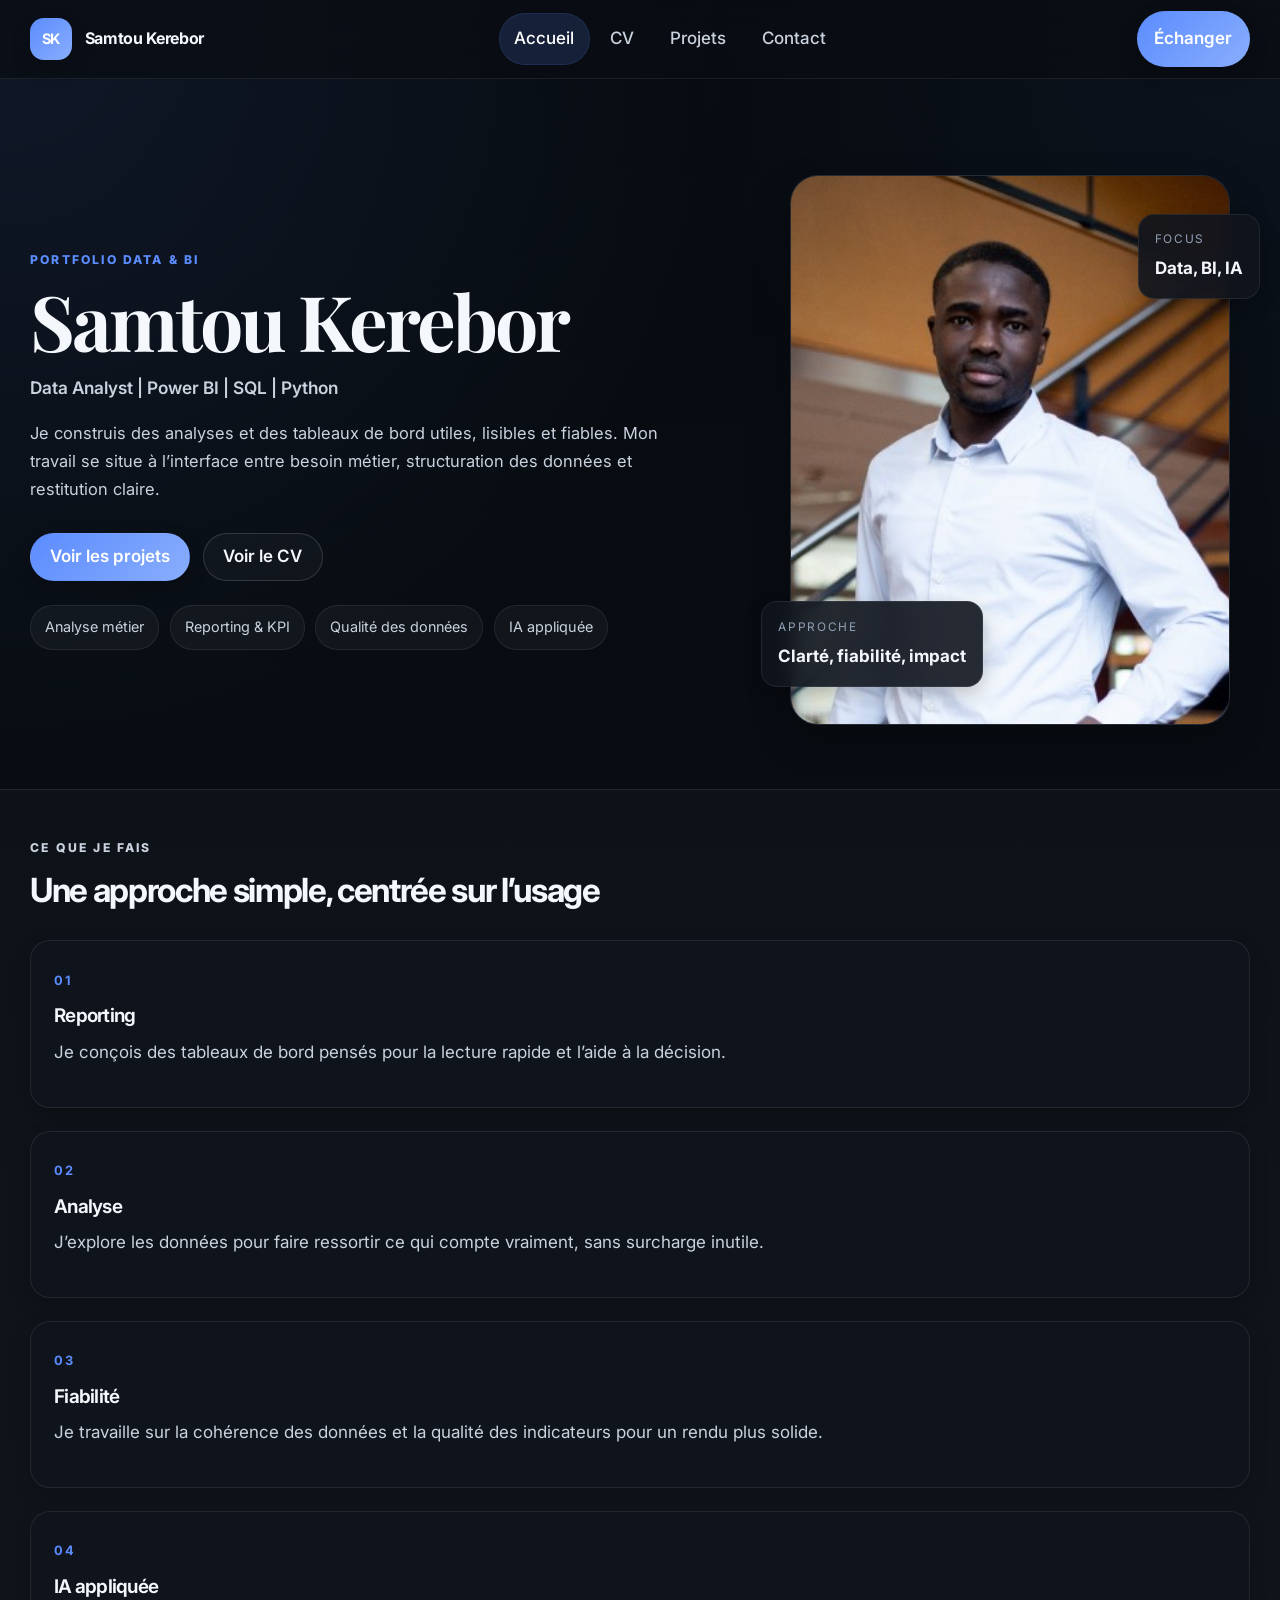
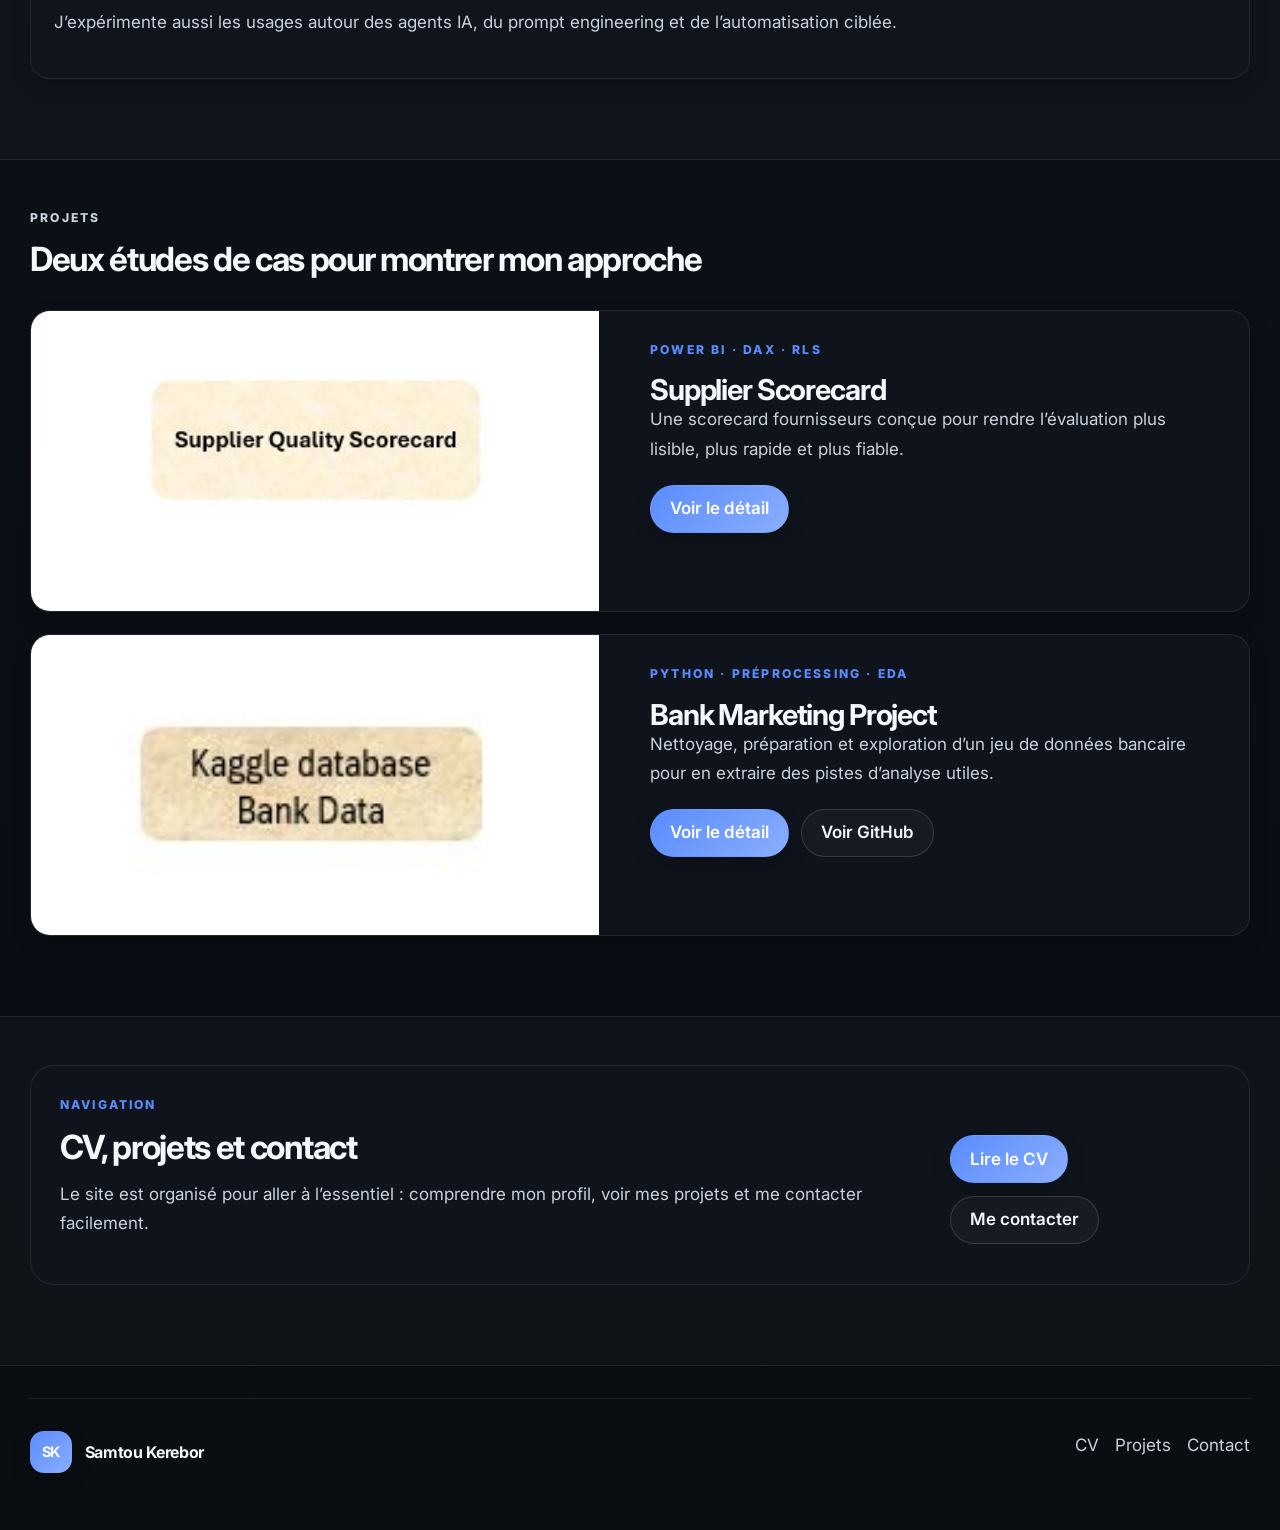
<file: index.html>
<!DOCTYPE html>
<html lang="fr">
<head>
  <meta charset="UTF-8" />
  <meta name="viewport" content="width=device-width, initial-scale=1.0" />
  <title>Samtou Kerebor | Portfolio Data, AI & BI</title>
  <meta name="description" content="Portfolio de Samtou Kerebor, Data Analyst orienté business, spécialisé en Power BI, SQL, Python, qualité des données et pilotage de la performance." />
  <link rel="preconnect" href="https://fonts.googleapis.com" />
  <link rel="preconnect" href="https://fonts.gstatic.com" crossorigin />
  <link href="https://fonts.googleapis.com/css2?family=Inter:wght@400;500;600;700;800&family=Playfair+Display:wght@600;700&display=swap" rel="stylesheet" />
  <link rel="stylesheet" href="styles.css" />
</head>
<body>
  <div class="site-shell">
    <header class="site-header">
      <div class="container nav-wrapper">
        <a class="brand" href="index.html">
          <span class="brand-mark">SK</span>
          <span class="brand-text">Samtou Kerebor</span>
        </a>

        <nav class="site-nav" aria-label="Navigation principale">
          <a class="nav-link active" href="index.html">Accueil</a>
          <a class="nav-link" href="about.html">CV</a>
          <a class="nav-link" href="projects.html">Projets</a>
          <a class="nav-link" href="contact.html">Contact</a>
        </nav>

        <a class="nav-cta" href="contact.html">Échanger</a>
      </div>
    </header>

    <main>
      <section class="hero">
        <div class="container hero-grid">
          <div class="hero-copy">
            <p class="eyebrow">Portfolio Data & BI</p>
            <h1>Samtou Kerebor</h1>
            <p class="hero-subtitle">Data Analyst | Power BI | SQL | Python</p>
            <p class="hero-intro">
              Je construis des analyses et des tableaux de bord utiles, lisibles et fiables.
              Mon travail se situe à l’interface entre besoin métier, structuration des données et restitution claire.
            </p>

            <div class="hero-actions">
              <a class="btn btn-primary" href="projects.html">Voir les projets</a>
              <a class="btn btn-secondary" href="about.html">Voir le CV</a>
            </div>

            <div class="hero-meta">
              <div class="meta-chip">Analyse métier</div>
              <div class="meta-chip">Reporting & KPI</div>
              <div class="meta-chip">Qualité des données</div>
              <div class="meta-chip">IA appliquée</div>
            </div>
          </div>

          <div class="hero-visual">
            <div class="photo-frame">
              <img src="assets/img/photo.jpg" alt="Portrait de Samtou Kerebor" />
            </div>
            <div class="floating-card floating-card-top">
              <span class="floating-label">Focus</span>
              <strong>Data, BI, IA</strong>
            </div>
            <div class="floating-card floating-card-bottom">
              <span class="floating-label">Approche</span>
              <strong>Clarté, fiabilité, impact</strong>
            </div>
          </div>
        </div>
      </section>

      <section class="section section-alt">
        <div class="container">
          <div class="section-heading">
            <p class="section-kicker">Ce que je fais</p>
            <h2>Une approche simple, centrée sur l’usage</h2>
          </div>

          <div class="capabilities-grid">
            <article class="capability-card">
              <span class="capability-index">01</span>
              <h3>Reporting</h3>
              <p>Je conçois des tableaux de bord pensés pour la lecture rapide et l’aide à la décision.</p>
            </article>

            <article class="capability-card">
              <span class="capability-index">02</span>
              <h3>Analyse</h3>
              <p>J’explore les données pour faire ressortir ce qui compte vraiment, sans surcharge inutile.</p>
            </article>

            <article class="capability-card">
              <span class="capability-index">03</span>
              <h3>Fiabilité</h3>
              <p>Je travaille sur la cohérence des données et la qualité des indicateurs pour un rendu plus solide.</p>
            </article>

            <article class="capability-card">
              <span class="capability-index">04</span>
              <h3>IA appliquée</h3>
              <p>J’expérimente aussi les usages autour des agents IA, du prompt engineering et de l’automatisation ciblée.</p>
            </article>
          </div>
        </div>
      </section>

      <section class="section">
        <div class="container">
          <div class="section-heading">
            <p class="section-kicker">Projets</p>
            <h2>Deux études de cas pour montrer mon approche</h2>
          </div>

          <article class="project-card">
            <div class="project-visual">
              <img src="assets/img/scorecard-images-cover.jpg" alt="Aperçu du projet Supplier Scorecard dans Power BI" />
            </div>

            <div class="project-content">
              <p class="project-overline">Power BI · DAX · RLS</p>
              <div class="project-header">
                <h2>Supplier Scorecard</h2>
              </div>
              <p class="project-summary">
                Une scorecard fournisseurs conçue pour rendre l’évaluation plus lisible, plus rapide et plus fiable.
              </p>
              <div class="project-links">
                <a class="btn btn-primary" href="projects/scorecard-supplier.html">Voir le détail</a>
              </div>
            </div>
          </article>

          <article class="project-card" style="margin-top: 1.4rem;">
            <div class="project-visual">
              <img src="assets/img/bank-marketing-cover.jpg" alt="Aperçu du projet Bank Marketing" />
            </div>

            <div class="project-content">
              <p class="project-overline">Python · Préprocessing · EDA</p>
              <div class="project-header">
                <h2>Bank Marketing Project</h2>
              </div>
              <p class="project-summary">
                Nettoyage, préparation et exploration d’un jeu de données bancaire pour en extraire des pistes d’analyse utiles.
              </p>
              <div class="project-links">
                <a class="btn btn-primary" href="projects/bank-marketing-project.html">Voir le détail</a>
                <a class="btn btn-secondary" href="https://github.com/samtoukerebor/Bank-Marketing-Project" target="_blank" rel="noopener noreferrer">Voir GitHub</a>
              </div>
            </div>
          </article>
        </div>
      </section>

      <section class="section section-alt">
        <div class="container preview-panel">
          <div class="preview-copy">
            <p class="section-kicker">Navigation</p>
            <h2>CV, projets et contact</h2>
            <p>
              Le site est organisé pour aller à l’essentiel : comprendre mon profil, voir mes projets et me contacter facilement.
            </p>
          </div>
          <div class="preview-actions">
            <a class="btn btn-primary" href="about.html">Lire le CV</a>
            <a class="btn btn-secondary" href="contact.html">Me contacter</a>
          </div>
        </div>
      </section>
    </main>

    <footer class="site-footer">
      <div class="container footer-grid">
        <div>
          <a class="brand brand-footer" href="index.html">
            <span class="brand-mark">SK</span>
            <span class="brand-text">Samtou Kerebor</span>
          </a>
        </div>
        <div class="footer-links">
          <a href="about.html">CV</a>
          <a href="projects.html">Projets</a>
          <a href="contact.html">Contact</a>
        </div>
      </div>
    </footer>
  </div>
</body>
</html>
</file>
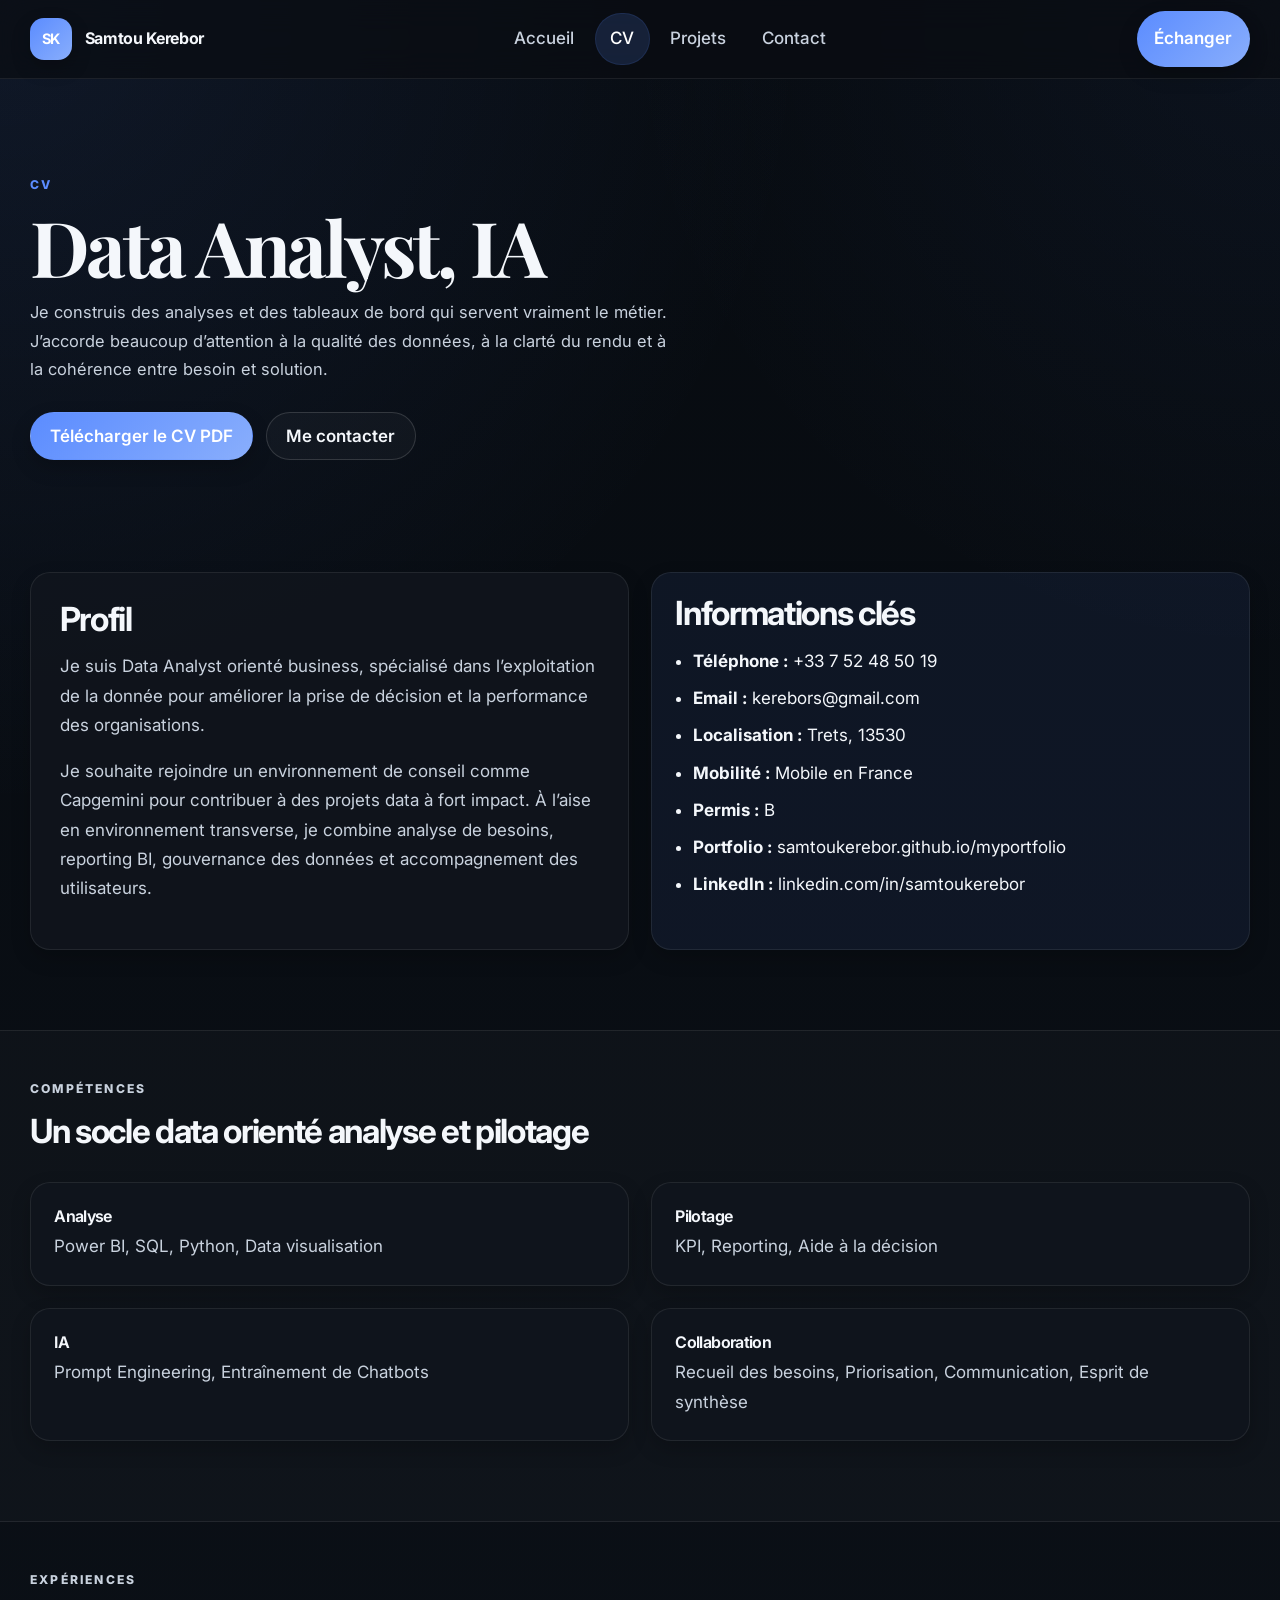
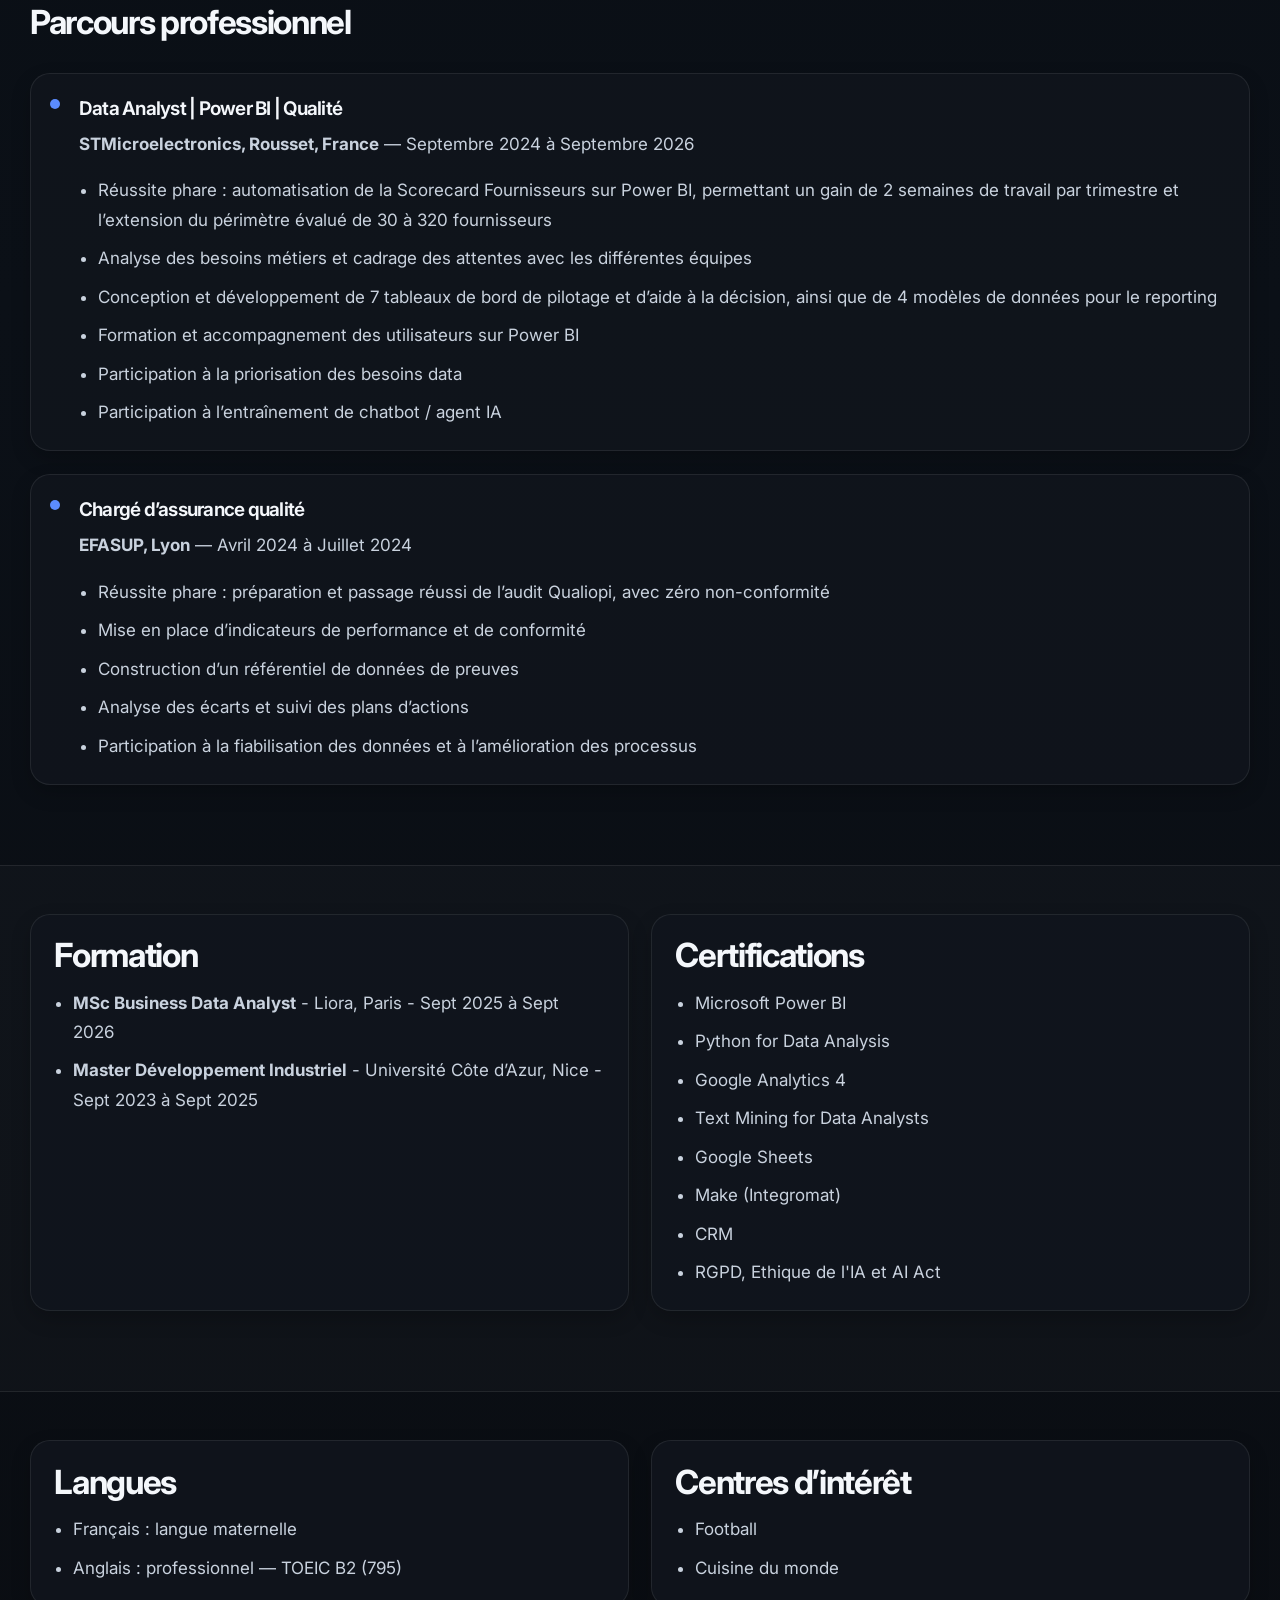
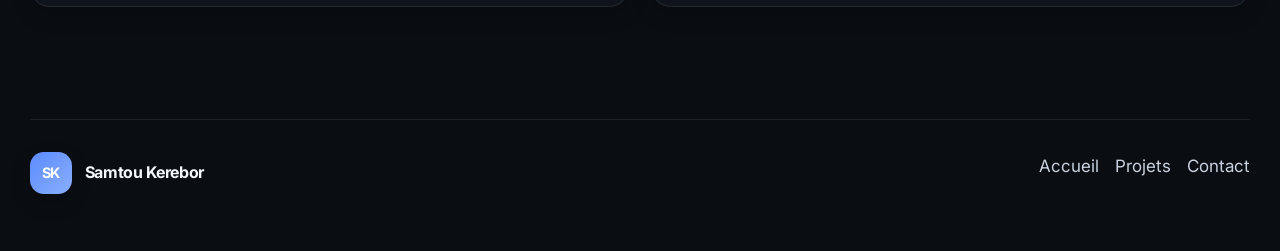
<file: about.html>
<!DOCTYPE html>
<html lang="fr">
<head>
  <meta charset="UTF-8" />
  <meta name="viewport" content="width=device-width, initial-scale=1.0" />
  <title>CV | Samtou Kerebor</title>
  <meta name="description" content="CV de Samtou Kerebor, Data Analyst spécialisé en Power BI, SQL, Python, qualité des données et pilotage de la performance." />
  <link rel="preconnect" href="https://fonts.googleapis.com" />
  <link rel="preconnect" href="https://fonts.gstatic.com" crossorigin />
  <link href="https://fonts.googleapis.com/css2?family=Inter:wght@400;500;600;700;800&family=Playfair+Display:wght@600;700&display=swap" rel="stylesheet" />
  <link rel="stylesheet" href="styles.css" />
</head>
<body>
  <div class="site-shell">
    <header class="site-header">
      <div class="container nav-wrapper">
        <a class="brand" href="index.html">
          <span class="brand-mark">SK</span>
          <span class="brand-text">Samtou Kerebor</span>
        </a>

        <nav class="site-nav" aria-label="Navigation principale">
          <a class="nav-link" href="index.html">Accueil</a>
          <a class="nav-link active" href="about.html">CV</a>
          <a class="nav-link" href="projects.html">Projets</a>
          <a class="nav-link" href="contact.html">Contact</a>
        </nav>

        <a class="nav-cta" href="contact.html">Échanger</a>
      </div>
    </header>

    <main>
      <section class="page-hero">
        <div class="container">
          <p class="section-kicker">CV</p>
          <h1>Data Analyst, IA</h1>
          <p class="page-intro narrow">
            Je construis des analyses et des tableaux de bord qui servent vraiment le métier. J’accorde beaucoup d’attention à la qualité des données, 
            à la clarté du rendu et à la cohérence entre besoin et solution.
          </p>

          <div class="hero-actions">
            <a class="btn btn-primary" href="assets/cv/Samtou_Kerebor_CV.pdf" target="_blank" rel="noopener noreferrer">Télécharger le CV PDF</a>
            <a class="btn btn-secondary" href="contact.html">Me contacter</a>
          </div>
        </div>
      </section>

      <section class="section">
        <div class="container about-grid">
          <article class="card card-large">
            <h2>Profil</h2>
            <p>
              Je suis Data Analyst orienté business, spécialisé dans l’exploitation de la donnée pour améliorer la prise de décision et la performance des organisations.
            </p>
            <p>
              Je souhaite rejoindre un environnement de conseil comme Capgemini pour contribuer à des projets data à fort impact. 
              À l’aise en environnement transverse, je combine analyse de besoins, reporting BI, gouvernance des données et accompagnement des utilisateurs. 
            </p>
          </article>

          <article class="card card-emphasis">
            <h2>Informations clés</h2>
            <ul class="clean-list">
              <li><strong>Téléphone :</strong> +33 7 52 48 50 19</li>
              <li><strong>Email :</strong> kerebors@gmail.com</li>
              <li><strong>Localisation :</strong> Trets, 13530</li>
              <li><strong>Mobilité :</strong> Mobile en France</li>
              <li><strong>Permis :</strong> B</li>
              <li><strong>Portfolio :</strong> <a href="https://samtoukerebor.github.io/myportfolio/" target="_blank" rel="noopener noreferrer">samtoukerebor.github.io/myportfolio</a></li>
              <li><strong>LinkedIn :</strong> <a href="https://www.linkedin.com/in/samtoukerebor/" target="_blank" rel="noopener noreferrer">linkedin.com/in/samtoukerebor</a></li>
            </ul>
          </article>
        </div>
      </section>

      <section class="section section-alt">
        <div class="container">
          <div class="section-heading">
            <p class="section-kicker">Compétences</p>
            <h2>Un socle data orienté analyse et pilotage</h2>
          </div>

          <div class="skills-grid">
            <article class="skill-group">
              <h3>Analyse</h3>
              <p>Power BI, SQL, Python, Data visualisation</p>
            </article>

            <article class="skill-group">
              <h3>Pilotage</h3>
              <p>KPI, Reporting, Aide à la décision</p>
            </article>

            <article class="skill-group">
              <h3>IA</h3>
              <p>Prompt Engineering, Entraînement de Chatbots</p>
            </article>

            <article class="skill-group">
              <h3>Collaboration</h3>
              <p>Recueil des besoins, Priorisation, Communication, Esprit de synthèse</p>
            </article>
          </div>
        </div>
      </section>

      <section class="section">
        <div class="container">
          <div class="section-heading">
            <p class="section-kicker">Expériences</p>
            <h2>Parcours professionnel</h2>
          </div>

          <div class="timeline-grid">
            <article class="timeline-card">
              <span class="timeline-marker"></span>
              <h3>Data Analyst | Power BI | Qualité</h3>
              <p><strong>STMicroelectronics, Rousset, France</strong> — Septembre 2024 à Septembre 2026</p>
              <ul class="project-list">
                <li>Réussite phare : automatisation de la Scorecard Fournisseurs sur Power BI, permettant un gain de 2 semaines de travail par trimestre 
                  et l’extension du périmètre évalué de 30 à 320 fournisseurs</li>
                <li>Analyse des besoins métiers et cadrage des attentes avec les différentes équipes</li>
                <li>Conception et développement de 7 tableaux de bord de pilotage et d’aide à la décision, ainsi que de 4 modèles de données pour le reporting</li>
                <li>Formation et accompagnement des utilisateurs sur Power BI</li>
                <li>Participation à la priorisation des besoins data</li>
                <li>Participation à l’entraînement de chatbot / agent IA</li>
              </ul>
            </article>

            <article class="timeline-card">
              <span class="timeline-marker"></span>
              <h3>Chargé d’assurance qualité</h3>
              <p><strong>EFASUP, Lyon</strong> — Avril 2024 à Juillet 2024</p>
              <ul class="project-list">
                <li>Réussite phare : préparation et passage réussi de l’audit Qualiopi, avec zéro non-conformité</li>
                <li>Mise en place d’indicateurs de performance et de conformité</li>
                <li>Construction d’un référentiel de données de preuves</li>
                <li>Analyse des écarts et suivi des plans d’actions</li>
                <li>Participation à la fiabilisation des données et à l’amélioration des processus</li>
              </ul>
            </article>
          </div>
        </div>
      </section>

      <section class="section section-alt">
        <div class="container two-column-section">
          <article class="card">
            <h2>Formation</h2>
            <ul class="project-list">
              <li><strong>MSc Business Data Analyst</strong> - Liora, Paris - Sept 2025 à Sept 2026</li>
              <li><strong>Master Développement Industriel</strong> - Université Côte d’Azur, Nice - Sept 2023 à Sept 2025</li>
            </ul>
          </article>

          <article class="card">
            <h2>Certifications</h2>
            <ul class="project-list">
              <li>Microsoft Power BI</li>
              <li>Python for Data Analysis</li>
              <li>Google Analytics 4</li>
              <li>Text Mining for Data Analysts</li>
              <li>Google Sheets </li>
              <li>Make (Integromat)</li>
              <li>CRM</li>
              <li>RGPD, Ethique de l'IA et AI Act</li>
            </ul>
          </article>
        </div>
      </section>

      <section class="section">
        <div class="container two-column-section">
          <article class="card">
            <h2>Langues</h2>
            <ul class="project-list">
              <li>Français : langue maternelle</li>
              <li>Anglais : professionnel — TOEIC B2 (795)</li>
            </ul>
          </article>

          <article class="card">
            <h2>Centres d’intérêt</h2>
            <ul class="project-list">
              <li>Football</li>
              <li>Cuisine du monde</li>
            </ul>
          </article>
        </div>
      </section>
    </main>

    <footer class="site-footer">
      <div class="container footer-grid">
        <div>
          <a class="brand brand-footer" href="index.html">
            <span class="brand-mark">SK</span>
            <span class="brand-text">Samtou Kerebor</span>
          </a>
        </div>

        <div class="footer-links">
          <a href="index.html">Accueil</a>
          <a href="projects.html">Projets</a>
          <a href="contact.html">Contact</a>
        </div>
      </div>
    </footer>
  </div>
</body>
</html>
</file>
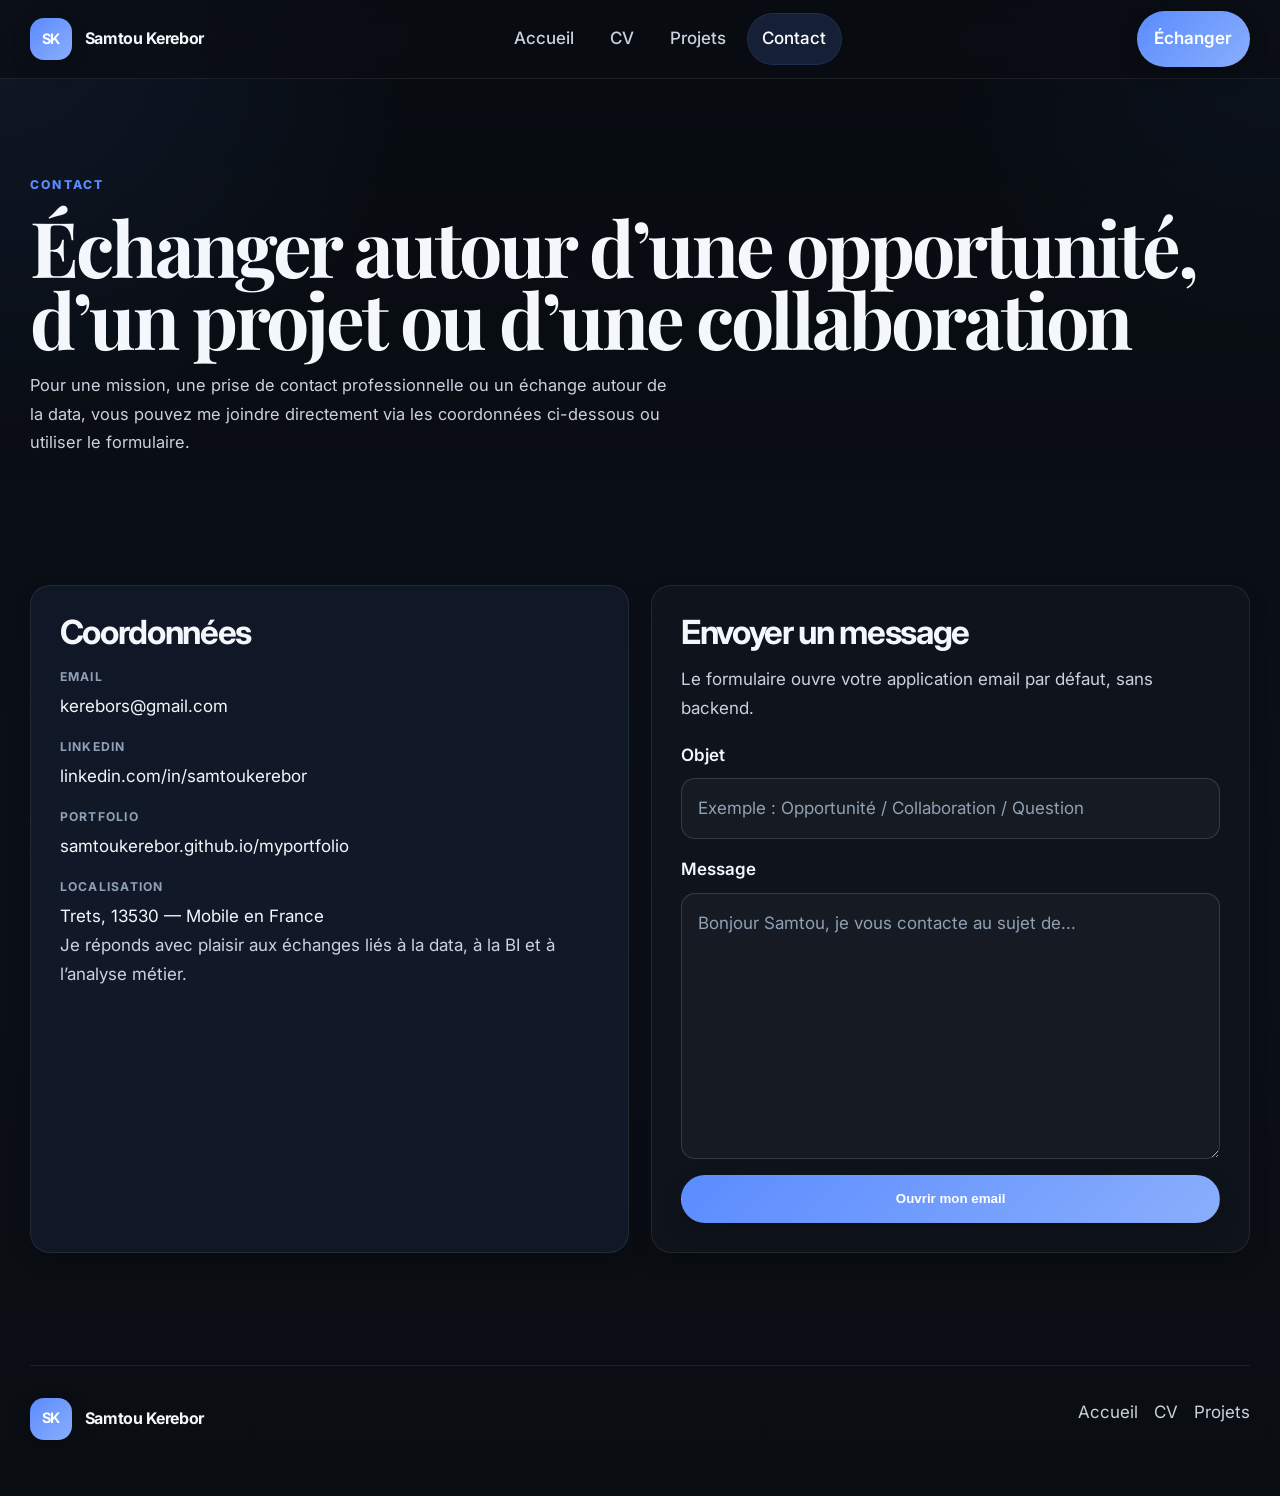
<file: contact.html>
<!DOCTYPE html>
<html lang="fr">
<head>
  <meta charset="UTF-8" />
  <meta name="viewport" content="width=device-width, initial-scale=1.0" />
  <title>Contact | Samtou Kerebor</title>
  <meta name="description" content="Contacter Samtou Kerebor pour une opportunité, une mission, une collaboration ou un échange autour de la data et de la BI." />
  <link rel="preconnect" href="https://fonts.googleapis.com" />
  <link rel="preconnect" href="https://fonts.gstatic.com" crossorigin />
  <link href="https://fonts.googleapis.com/css2?family=Inter:wght@400;500;600;700&family=Playfair+Display:wght@600;700&display=swap" rel="stylesheet" />
  <link rel="stylesheet" href="styles.css" />
</head>
<body>
  <div class="site-shell">
    <header class="site-header">
      <div class="container nav-wrapper">
        <a class="brand" href="index.html">
          <span class="brand-mark">SK</span>
          <span class="brand-text">Samtou Kerebor</span>
        </a>

        <nav class="site-nav" aria-label="Navigation principale">
          <a class="nav-link" href="index.html">Accueil</a>
          <a class="nav-link" href="about.html">CV</a>
          <a class="nav-link" href="projects.html">Projets</a>
          <a class="nav-link active" href="contact.html">Contact</a>
        </nav>

        <a class="nav-cta" href="contact.html">Échanger</a>
      </div>
    </header>

    <main>
      <section class="page-hero">
        <div class="container">
          <p class="section-kicker">Contact</p>
          <h1>Échanger autour d’une opportunité, d’un projet ou d’une collaboration</h1>
          <p class="page-intro narrow">
            Pour une mission, une prise de contact professionnelle ou un échange autour de la data,
            vous pouvez me joindre directement via les coordonnées ci-dessous ou utiliser le formulaire.
          </p>
        </div>
      </section>

      <section class="section">
        <div class="container contact-grid">
          <article class="card card-large card-emphasis">
            <h2>Coordonnées</h2>
            <div class="contact-list">
              <div class="contact-item">
                <span class="contact-label">Email</span>
                <a href="mailto:kerebors@gmail.com">kerebors@gmail.com</a>
              </div>

              <div class="contact-item">
                <span class="contact-label">LinkedIn</span>
                <a href="https://www.linkedin.com/in/samtoukerebor/" target="_blank" rel="noopener noreferrer">
                  linkedin.com/in/samtoukerebor
                </a>
              </div>

              <div class="contact-item">
                <span class="contact-label">Portfolio</span>
                <a href="https://samtoukerebor.github.io/myportfolio/" target="_blank" rel="noopener noreferrer">
                  samtoukerebor.github.io/myportfolio
                </a>
              </div>

              <div class="contact-item">
                <span class="contact-label">Localisation</span>
                <span>Trets, 13530 — Mobile en France</span>
              </div>
            </div>

            <p class="contact-note">
              Je réponds avec plaisir aux échanges liés à la data, à la BI et à l’analyse métier.
            </p>
          </article>

          <article class="card contact-form-card">
            <h2>Envoyer un message</h2>
            <p class="form-intro">
              Le formulaire ouvre votre application email par défaut, sans backend.
            </p>

            <form id="contactForm" class="contact-form">
              <div class="form-group">
                <label for="subject">Objet</label>
                <input id="subject" name="subject" type="text" placeholder="Exemple : Opportunité / Collaboration / Question" required />
              </div>

              <div class="form-group">
                <label for="message">Message</label>
                <textarea id="message" name="message" rows="8" placeholder="Bonjour Samtou, je vous contacte au sujet de..." required></textarea>
              </div>

              <button class="btn btn-primary" type="submit">Ouvrir mon email</button>
            </form>
          </article>
        </div>
      </section>
    </main>

    <footer class="site-footer">
      <div class="container footer-grid">
        <div>
          <a class="brand brand-footer" href="index.html">
            <span class="brand-mark">SK</span>
            <span class="brand-text">Samtou Kerebor</span>
          </a>

        </div>

        <div class="footer-links">
          <a href="index.html">Accueil</a>
          <a href="about.html">CV</a>
          <a href="projects.html">Projets</a>
        </div>
      </div>
    </footer>
  </div>

  <script src="script.js"></script>
</body>
</html>
</file>
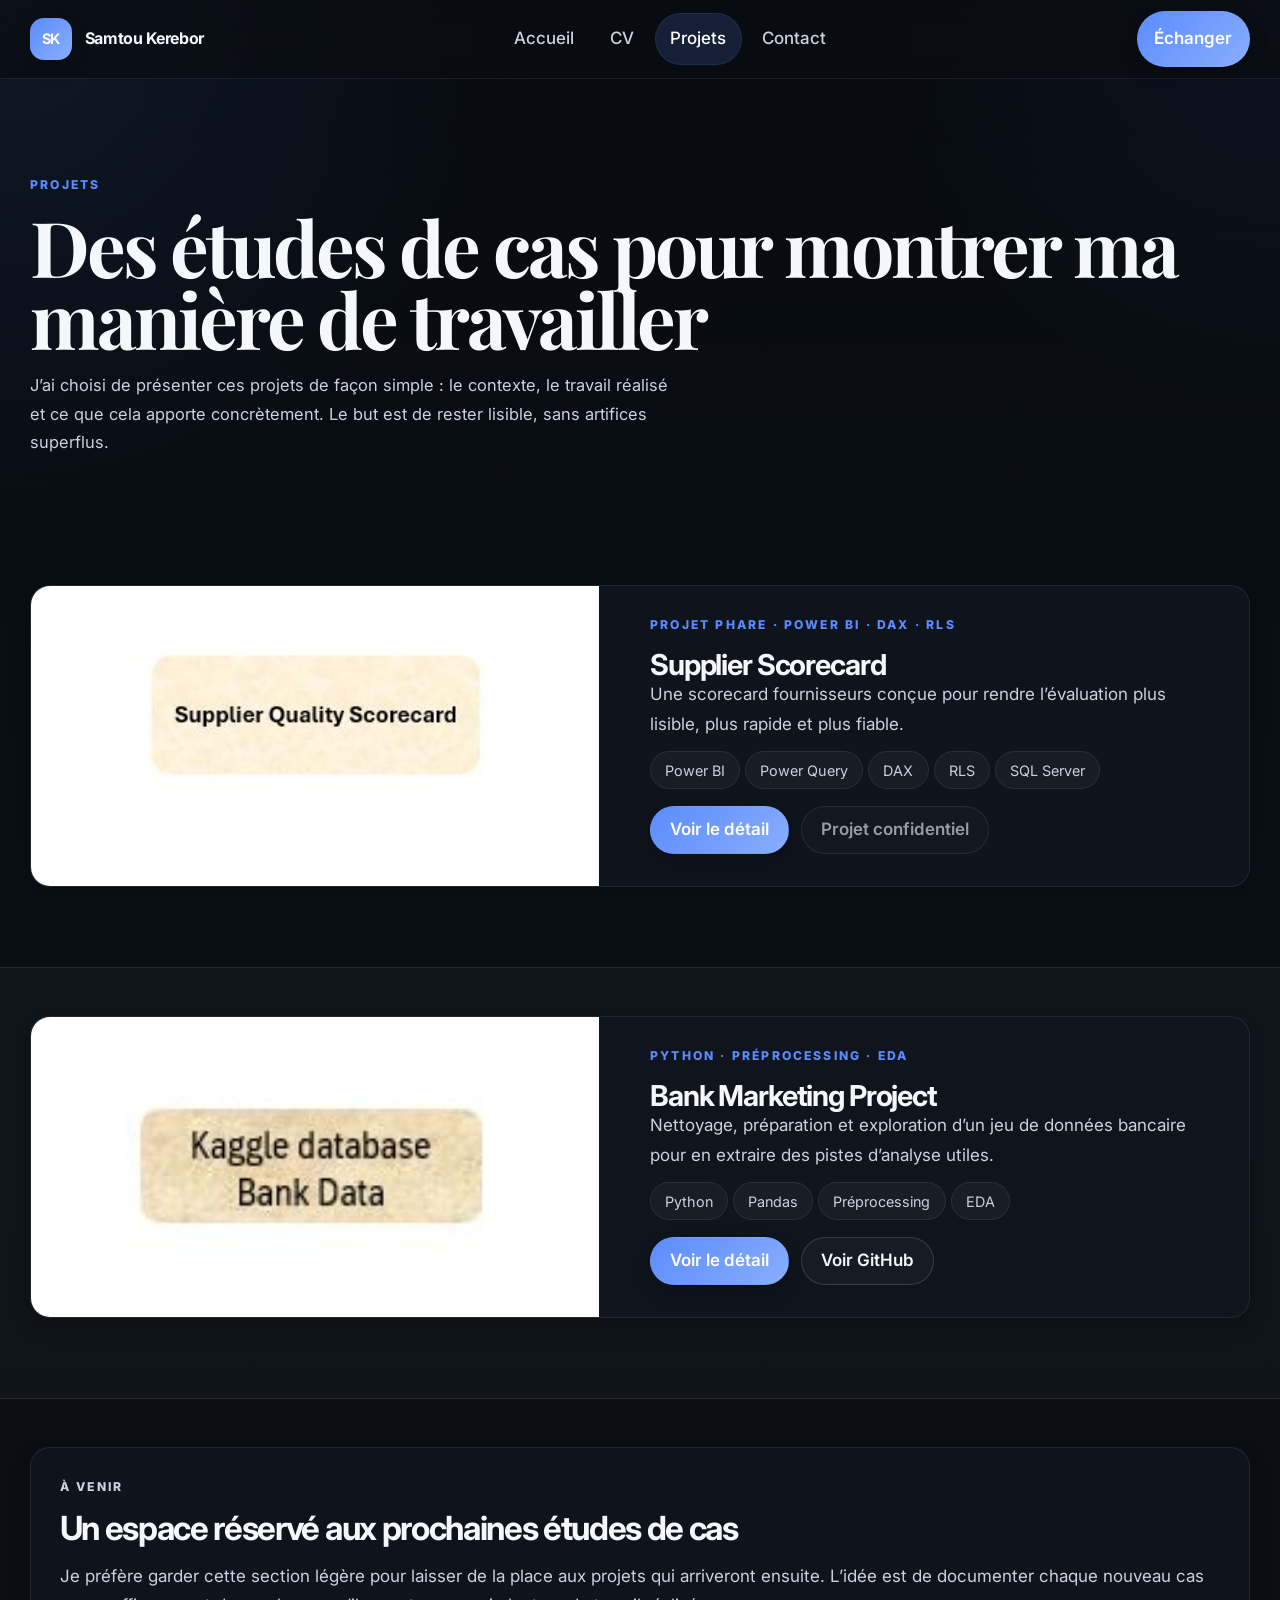
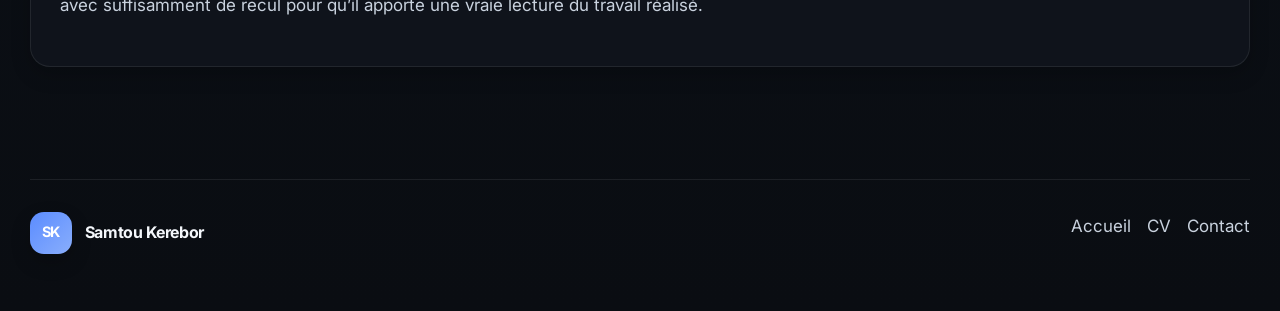
<file: projects.html>
<!DOCTYPE html>
<html lang="fr">
<head>
  <meta charset="UTF-8" />
  <meta name="viewport" content="width=device-width, initial-scale=1.0" />
  <title>Projets | Samtou Kerebor</title>
  <meta name="description" content="Projets de Samtou Kerebor : cas pratiques en Power BI, Python, SQL, fiabilisation des données et analyse métier." />
  <link rel="preconnect" href="https://fonts.googleapis.com" />
  <link rel="preconnect" href="https://fonts.gstatic.com" crossorigin />
  <link href="https://fonts.googleapis.com/css2?family=Inter:wght@400;500;600;700;800&family=Playfair+Display:wght@600;700&display=swap" rel="stylesheet" />
  <link rel="stylesheet" href="styles.css" />
</head>
<body>
  <div class="site-shell">
    <header class="site-header">
      <div class="container nav-wrapper">
        <a class="brand" href="index.html">
          <span class="brand-mark">SK</span>
          <span class="brand-text">Samtou Kerebor</span>
        </a>

        <nav class="site-nav" aria-label="Navigation principale">
          <a class="nav-link" href="index.html">Accueil</a>
          <a class="nav-link" href="about.html">CV</a>
          <a class="nav-link active" href="projects.html">Projets</a>
          <a class="nav-link" href="contact.html">Contact</a>
        </nav>

        <a class="nav-cta" href="contact.html">Échanger</a>
      </div>
    </header>

    <main>
      <section class="page-hero">
        <div class="container">
          <p class="section-kicker">Projets</p>
          <h1>Des études de cas pour montrer ma manière de travailler</h1>
          <p class="page-intro narrow">
            J’ai choisi de présenter ces projets de façon simple : le contexte, le travail réalisé
            et ce que cela apporte concrètement. Le but est de rester lisible, sans artifices superflus.
          </p>
        </div>
      </section>

      <section class="section">
        <div class="container">
          <article class="project-card">
            <div class="project-visual">
              <img src="assets/img/scorecard-images-cover.jpg" alt="Aperçu du projet Supplier Scorecard dans Power BI" />
            </div>

            <div class="project-content">
              <p class="project-overline">Projet phare · Power BI · DAX · RLS</p>
              <div class="project-header">
                <h2>Supplier Scorecard</h2>
              </div>

              <p class="project-summary">
                Une scorecard fournisseurs conçue pour rendre l’évaluation plus lisible, plus rapide et plus fiable.
              </p>

              <div class="tag-group">
                <span class="tag">Power BI</span>
                <span class="tag">Power Query</span>
                <span class="tag">DAX</span>
                <span class="tag">RLS</span>
                <span class="tag">SQL Server</span>
              </div>

              <div class="project-links">
                <a class="btn btn-primary" href="projects/scorecard-supplier.html">Voir le détail</a>
                <span class="btn btn-secondary btn-disabled">Projet confidentiel</span>
              </div>
            </div>
          </article>
        </div>
      </section>

      <section class="section section-alt">
        <div class="container">
          <article class="project-card">
            <div class="project-visual">
              <img src="assets/img/bank-marketing-cover.jpg" alt="Aperçu du projet Bank Marketing" />
            </div>

            <div class="project-content">
              <p class="project-overline">Python · Préprocessing · EDA</p>
              <div class="project-header">
                <h2>Bank Marketing Project</h2>
              </div>

              <p class="project-summary">
                Nettoyage, préparation et exploration d’un jeu de données bancaire pour en extraire des pistes d’analyse utiles.
              </p>

              <div class="tag-group">
                <span class="tag">Python</span>
                <span class="tag">Pandas</span>
                <span class="tag">Préprocessing</span>
                <span class="tag">EDA</span>
              </div>

              <div class="project-links">
                <a class="btn btn-primary" href="projects/bank-marketing-project.html">Voir le détail</a>
                <a class="btn btn-secondary" href="https://github.com/samtoukerebor/Bank-Marketing-Project" target="_blank" rel="noopener noreferrer">Voir GitHub</a>
              </div>
            </div>
          </article>
        </div>
      </section>

      <section class="section">
        <div class="container">
          <article class="card card-large">
            <p class="section-kicker">À venir</p>
            <h2>Un espace réservé aux prochaines études de cas</h2>
            <p>
              Je préfère garder cette section légère pour laisser de la place aux projets qui arriveront ensuite.
              L’idée est de documenter chaque nouveau cas avec suffisamment de recul pour qu’il apporte une vraie lecture du travail réalisé.
            </p>
          </article>
        </div>
      </section>
    </main>

    <footer class="site-footer">
      <div class="container footer-grid">
        <div>
          <a class="brand brand-footer" href="index.html">
            <span class="brand-mark">SK</span>
            <span class="brand-text">Samtou Kerebor</span>
          </a>
        </div>

        <div class="footer-links">
          <a href="index.html">Accueil</a>
          <a href="about.html">CV</a>
          <a href="contact.html">Contact</a>
        </div>
      </div>
    </footer>
  </div>
</body>
</html>
</file>
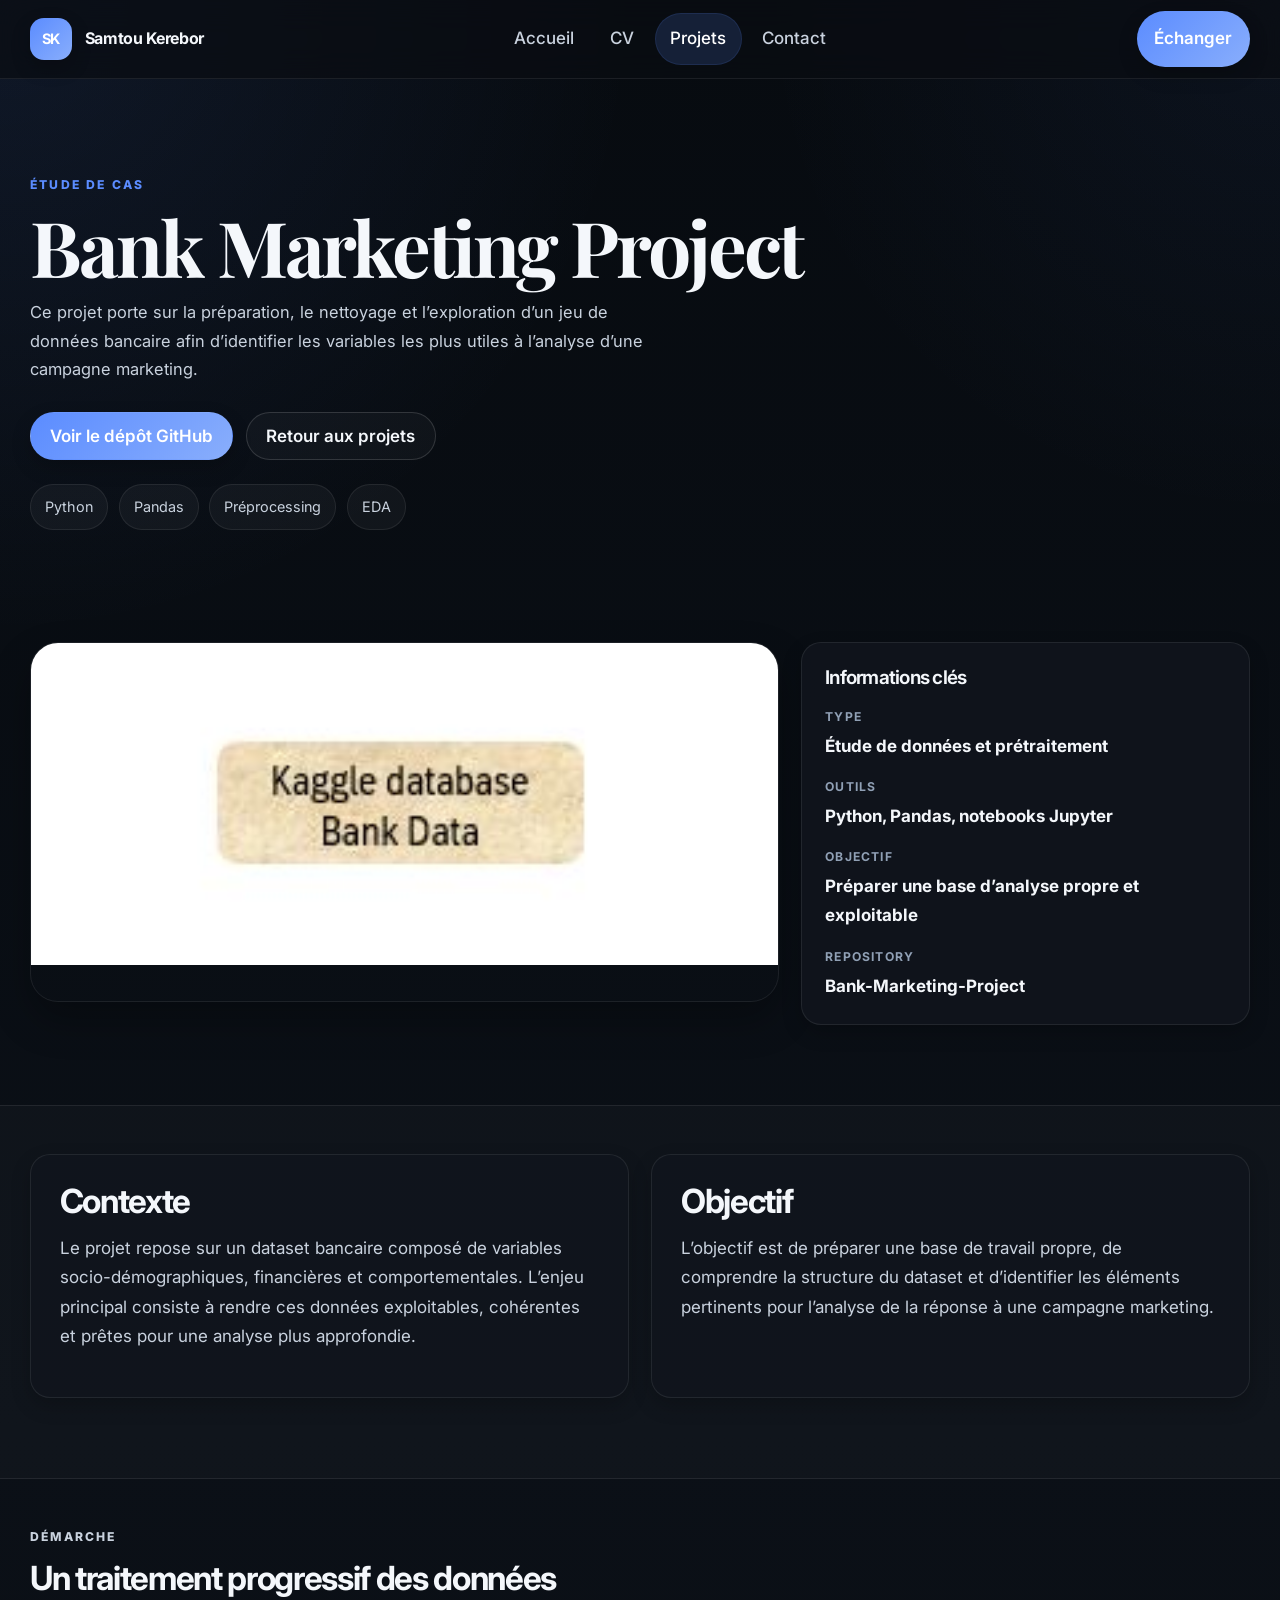
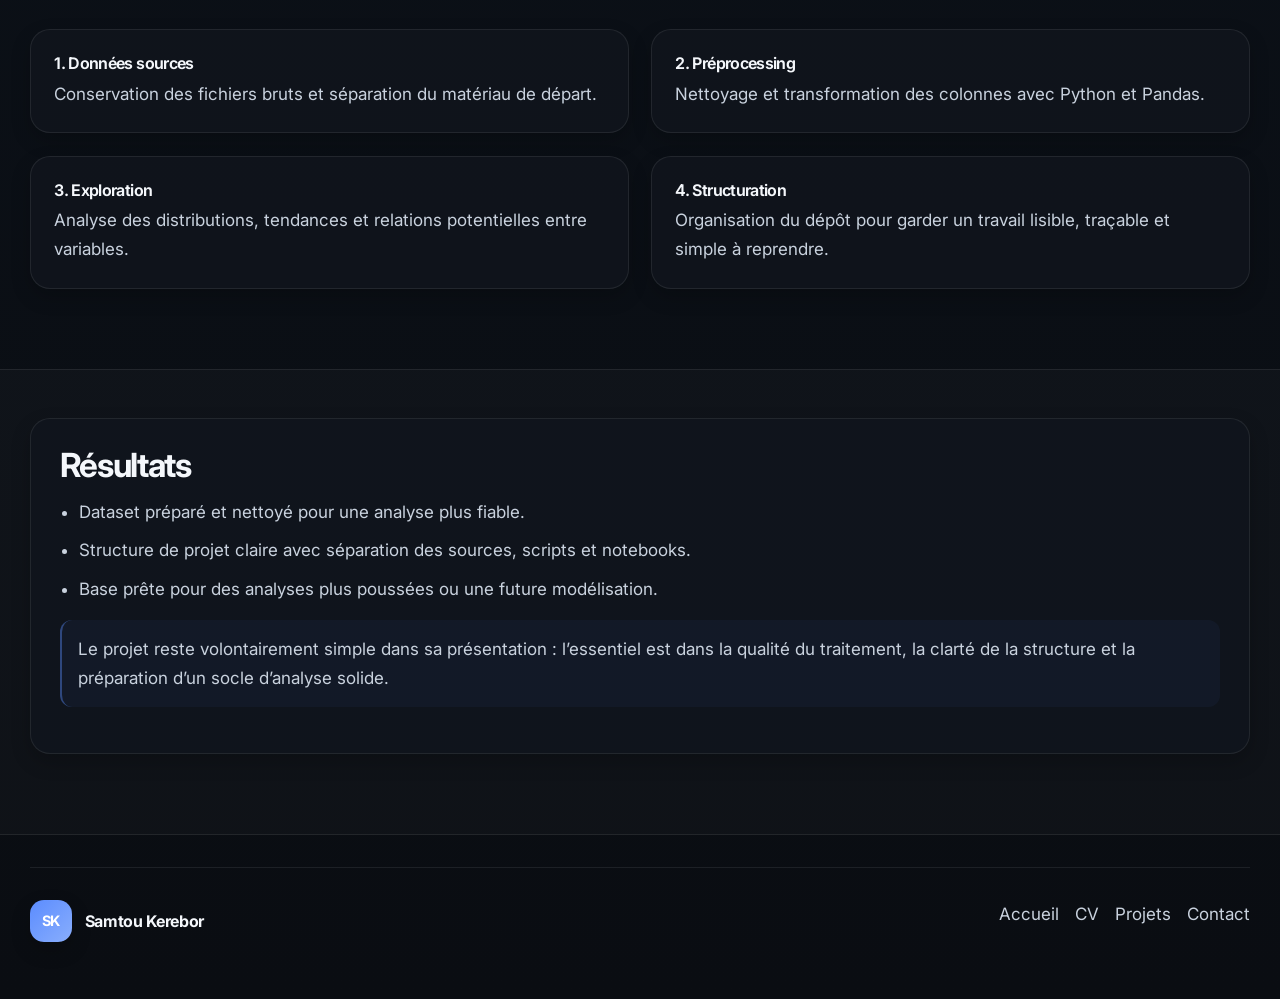
<file: projects/bank-marketing-project.html>
<!DOCTYPE html>
<html lang="fr">
<head>
  <meta charset="UTF-8" />
  <meta name="viewport" content="width=device-width, initial-scale=1.0" />
  <title>Bank Marketing Project | Samtou Kerebor</title>
  <meta
    name="description"
    content="Étude de cas Bank Marketing : nettoyage, préparation, exploration et structuration d’un jeu de données bancaire avec Python."
  />
  <link rel="preconnect" href="https://fonts.googleapis.com" />
  <link rel="preconnect" href="https://fonts.gstatic.com" crossorigin />
  <link
    href="https://fonts.googleapis.com/css2?family=Inter:wght@400;500;600;700;800&family=Playfair+Display:wght@600;700&display=swap"
    rel="stylesheet"
  />
  <link rel="stylesheet" href="../styles.css" />
</head>
<body>
  <div class="site-shell">
    <header class="site-header">
      <div class="container nav-wrapper">
        <a class="brand" href="../index.html">
          <span class="brand-mark">SK</span>
          <span class="brand-text">Samtou Kerebor</span>
        </a>

        <nav class="site-nav" aria-label="Navigation principale">
          <a class="nav-link" href="../index.html">Accueil</a>
          <a class="nav-link" href="../about.html">CV</a>
          <a class="nav-link active" href="../projects.html">Projets</a>
          <a class="nav-link" href="../contact.html">Contact</a>
        </nav>

        <a class="nav-cta" href="../contact.html">Échanger</a>
      </div>
    </header>

    <main>
      <section class="page-hero">
        <div class="container">
          <p class="section-kicker">Étude de cas</p>
          <h1>Bank Marketing Project</h1>
          <p class="project-lead narrow">
            Ce projet porte sur la préparation, le nettoyage et l’exploration d’un jeu de données bancaire
            afin d’identifier les variables les plus utiles à l’analyse d’une campagne marketing.
          </p>

          <div class="project-actions">
            <a class="btn btn-primary" href="https://github.com/samtoukerebor/Bank-Marketing-Project" target="_blank" rel="noopener noreferrer">Voir le dépôt GitHub</a>
            <a class="btn btn-secondary" href="../projects.html">Retour aux projets</a>
          </div>

          <div class="project-meta">
            <span class="meta-chip">Python</span>
            <span class="meta-chip">Pandas</span>
            <span class="meta-chip">Préprocessing</span>
            <span class="meta-chip">EDA</span>
          </div>
        </div>
      </section>

      <section class="section">
        <div class="container project-page-layout">
          <div class="project-main-visual">
            <img
              src="../assets/img/bank-marketing-cover.jpg"
              alt="Aperçu du projet Bank Marketing"
            />
          </div>

          <aside class="project-sidebar">
            <article class="card">
              <h3>Informations clés</h3>
              <div class="project-info-list">
                <div class="project-info-item">
                  <span>Type</span>
                  <strong>Étude de données et prétraitement</strong>
                </div>
                <div class="project-info-item">
                  <span>Outils</span>
                  <strong>Python, Pandas, notebooks Jupyter</strong>
                </div>
                <div class="project-info-item">
                  <span>Objectif</span>
                  <strong>Préparer une base d’analyse propre et exploitable</strong>
                </div>
                <div class="project-info-item">
                  <span>Repository</span>
                  <strong>Bank-Marketing-Project</strong>
                </div>
              </div>
            </article>
          </aside>
          
        </div>
      </section>

      <section class="section section-alt">
        <div class="container project-detail-grid">
          <article class="card card-large">
            <h2>Contexte</h2>
            <p>
              Le projet repose sur un dataset bancaire composé de variables socio-démographiques,
              financières et comportementales. L’enjeu principal consiste à rendre ces données exploitables,
              cohérentes et prêtes pour une analyse plus approfondie.
            </p>
          </article>

          <article class="card card-large">
            <h2>Objectif</h2>
            <p>
              L’objectif est de préparer une base de travail propre, de comprendre la structure du dataset
              et d’identifier les éléments pertinents pour l’analyse de la réponse à une campagne marketing.
            </p>
          </article>
        </div>
      </section>

      <section class="section">
        <div class="container">
          <div class="section-heading">
            <p class="section-kicker">Démarche</p>
            <h2>Un traitement progressif des données</h2>
          </div>

          <div class="skills-grid">
            <article class="skill-group">
              <h3>1. Données sources</h3>
              <p>Conservation des fichiers bruts et séparation du matériau de départ.</p>
            </article>

            <article class="skill-group">
              <h3>2. Préprocessing</h3>
              <p>Nettoyage et transformation des colonnes avec Python et Pandas.</p>
            </article>

            <article class="skill-group">
              <h3>3. Exploration</h3>
              <p>Analyse des distributions, tendances et relations potentielles entre variables.</p>
            </article>

            <article class="skill-group">
              <h3>4. Structuration</h3>
              <p>Organisation du dépôt pour garder un travail lisible, traçable et simple à reprendre.</p>
            </article>
          </div>
        </div>
      </section>

      <section class="section section-alt">
        <div class="container">
          <article class="card card-large">
            <h2>Résultats</h2>
            <ul class="project-list">
              <li>Dataset préparé et nettoyé pour une analyse plus fiable.</li>
              <li>Structure de projet claire avec séparation des sources, scripts et notebooks.</li>
              <li>Base prête pour des analyses plus poussées ou une future modélisation.</li>
            </ul>

            <p class="project-note">
              Le projet reste volontairement simple dans sa présentation : l’essentiel est dans la qualité du traitement,
              la clarté de la structure et la préparation d’un socle d’analyse solide.
            </p>
          </article>
        </div>
      </section>
    </main>

    <footer class="site-footer">
      <div class="container footer-grid">
        <div>
          <a class="brand brand-footer" href="../index.html">
            <span class="brand-mark">SK</span>
            <span class="brand-text">Samtou Kerebor</span>
          </a>
        </div>

        <div class="footer-links">
          <a href="../index.html">Accueil</a>
          <a href="../about.html">CV</a>
          <a href="../projects.html">Projets</a>
          <a href="../contact.html">Contact</a>
        </div>
      </div>
    </footer>
  </div>
</body>
</html>
</file>
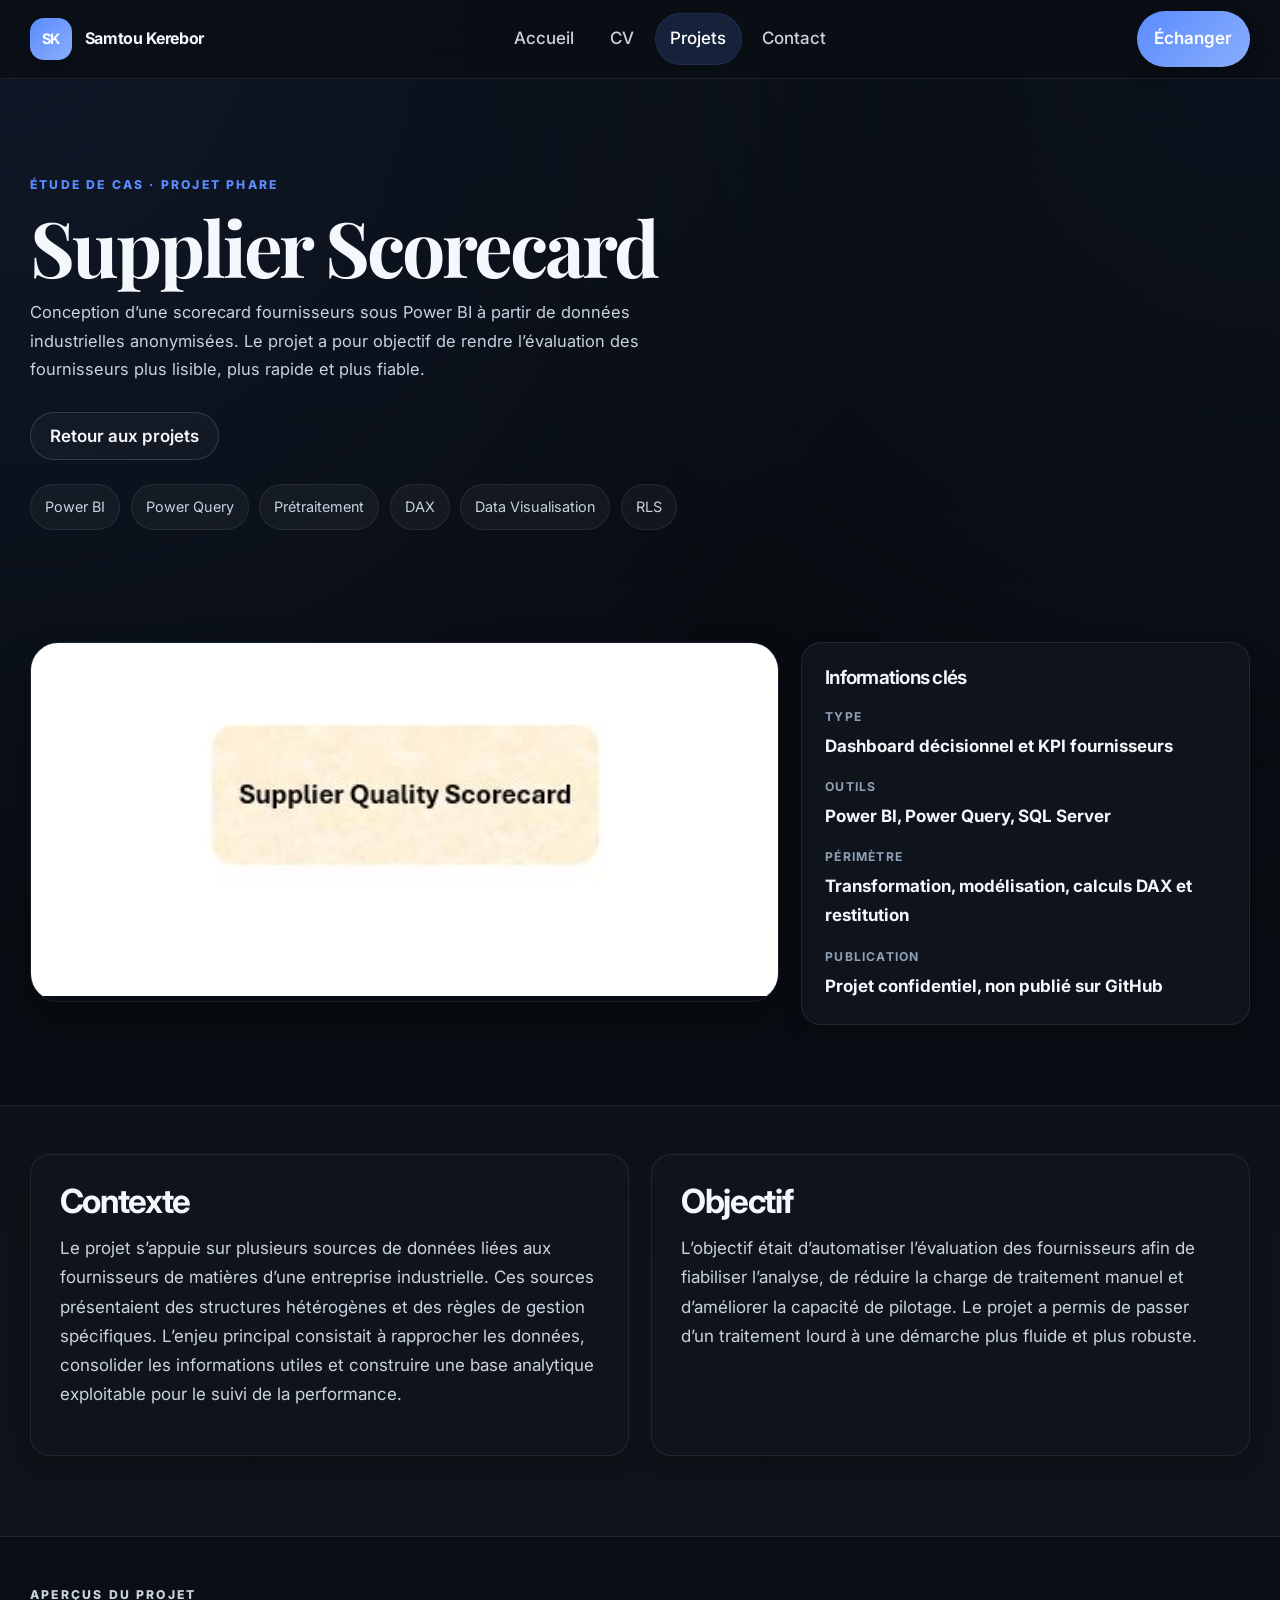
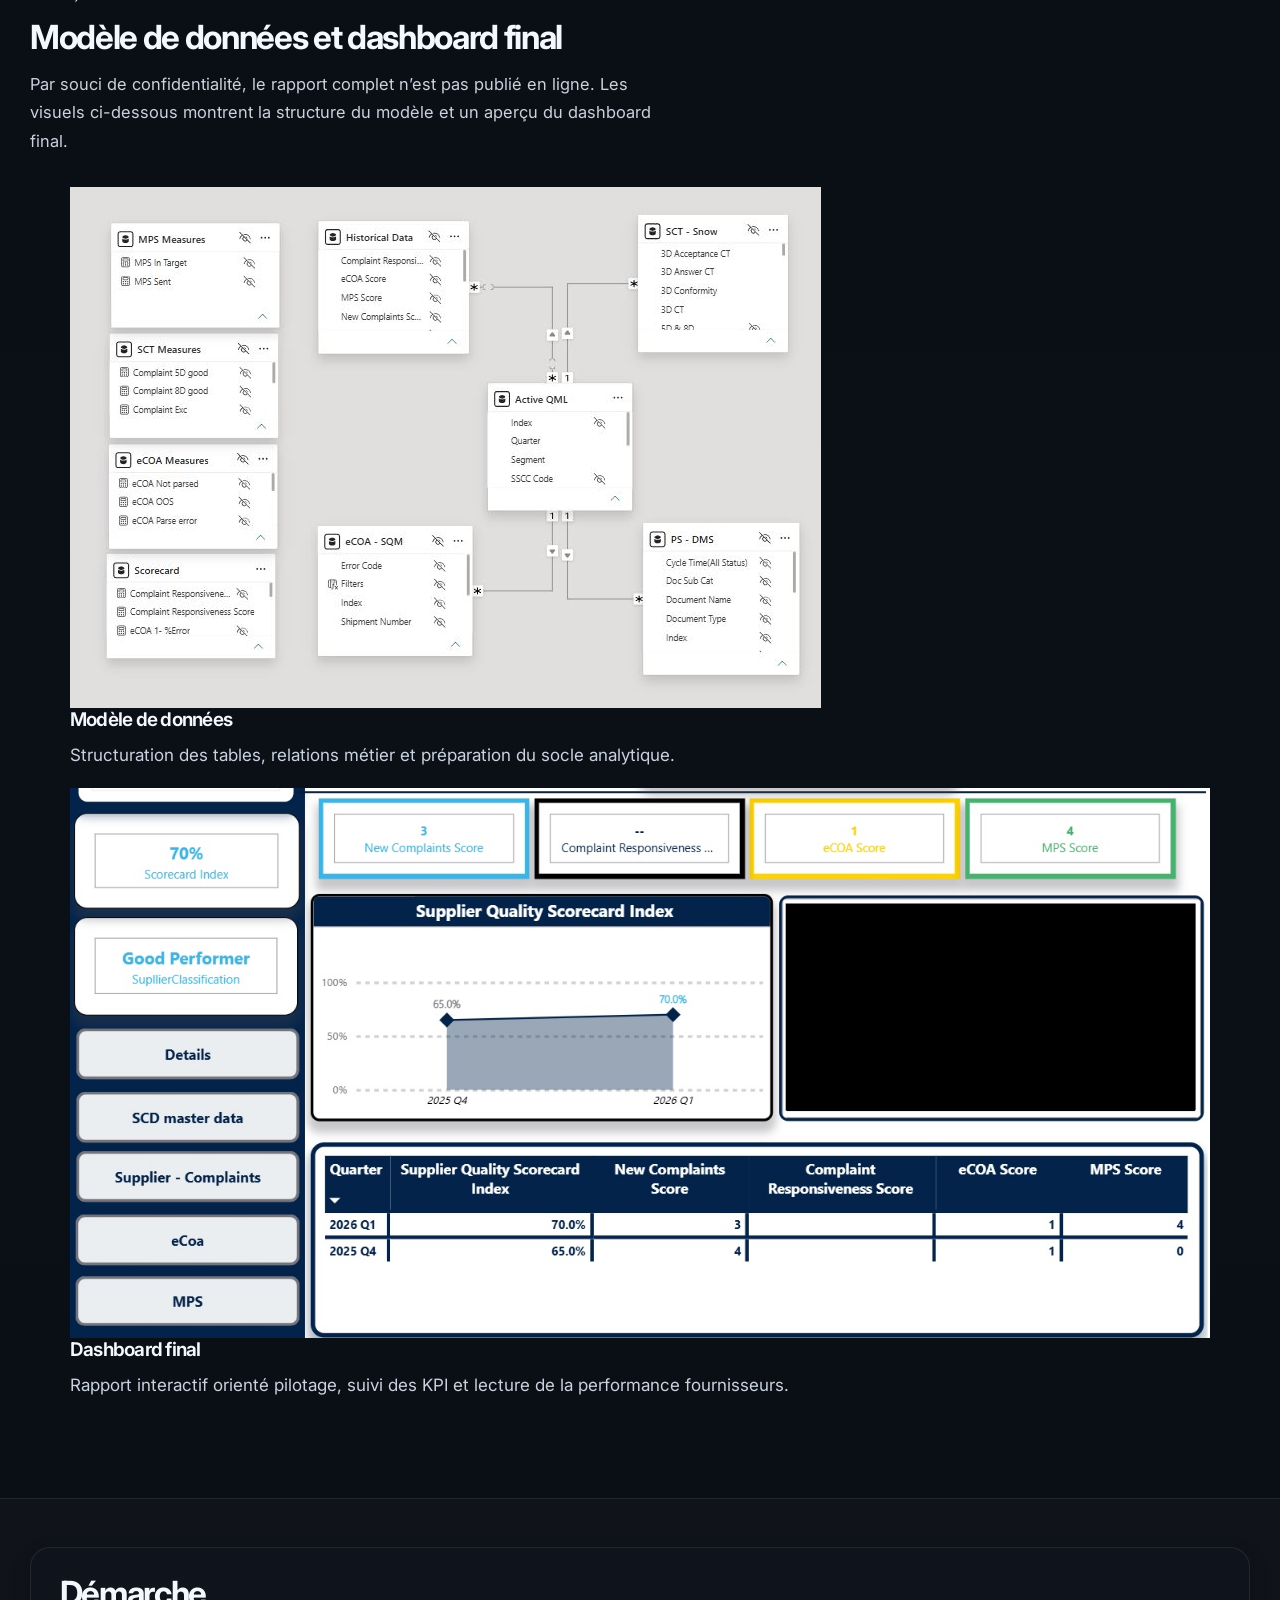
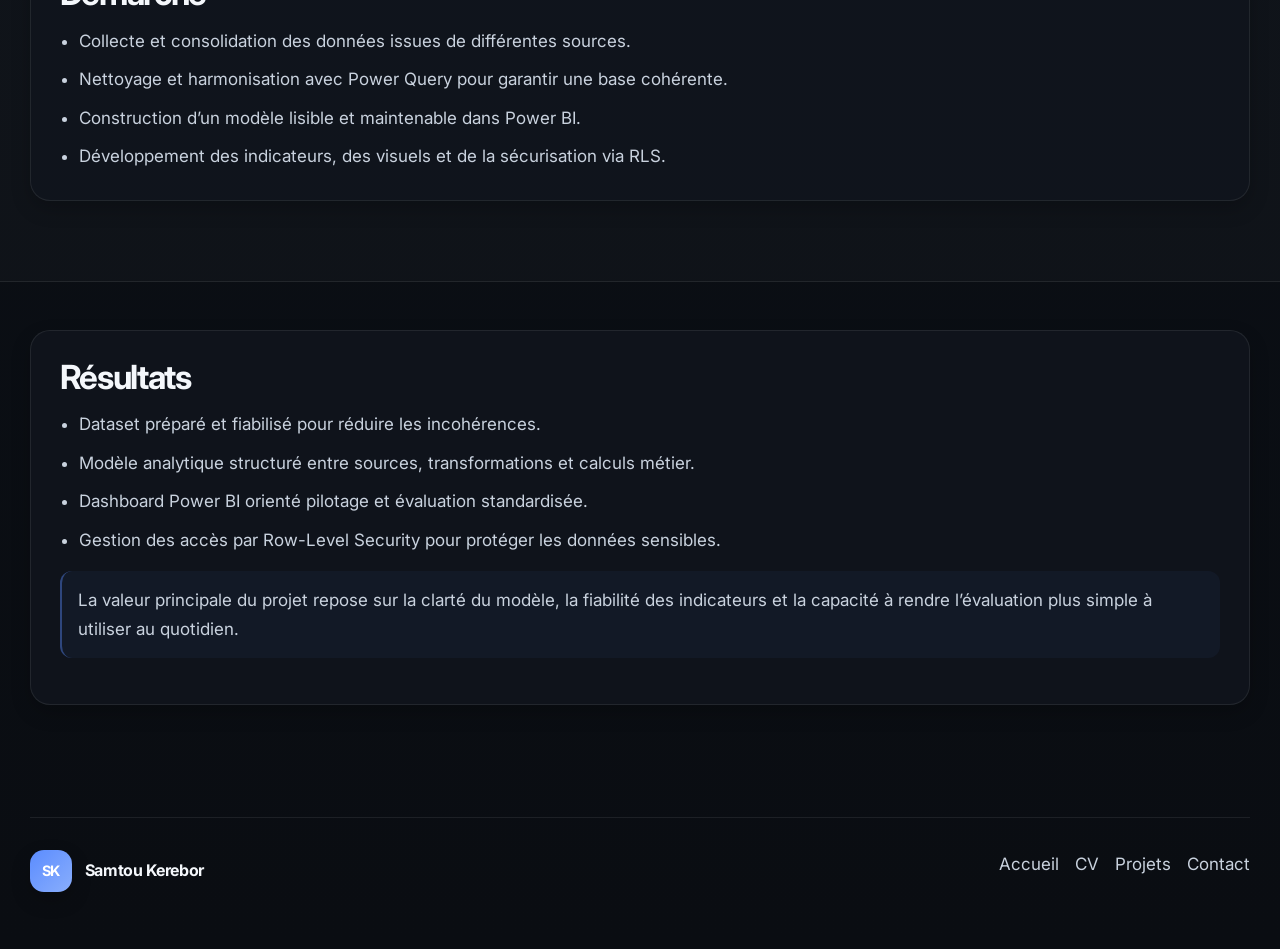
<file: projects/scorecard-supplier.html>
<!DOCTYPE html>
<html lang="fr">
<head>
  <meta charset="UTF-8" />
  <meta name="viewport" content="width=device-width, initial-scale=1.0" />
  <title>Supplier Scorecard | Samtou Kerebor</title>
  <meta
    name="description"
    content="Étude de cas Power BI sur la création d’une scorecard fournisseurs : préparation des données, modélisation, KPI métier, dashboard interactif et sécurisation des accès."
  />
  <link rel="preconnect" href="https://fonts.googleapis.com" />
  <link rel="preconnect" href="https://fonts.gstatic.com" crossorigin />
  <link
    href="https://fonts.googleapis.com/css2?family=Inter:wght@400;500;600;700;800&family=Playfair+Display:wght@600;700&display=swap"
    rel="stylesheet"
  />
  <link rel="stylesheet" href="../styles.css" />
</head>
<body>
  <div class="site-shell">
    <header class="site-header">
      <div class="container nav-wrapper">
        <a class="brand" href="../index.html">
          <span class="brand-mark">SK</span>
          <span class="brand-text">Samtou Kerebor</span>
        </a>

        <nav class="site-nav" aria-label="Navigation principale">
          <a class="nav-link" href="../index.html">Accueil</a>
          <a class="nav-link" href="../about.html">CV</a>
          <a class="nav-link active" href="../projects.html">Projets</a>
          <a class="nav-link" href="../contact.html">Contact</a>
        </nav>

        <a class="nav-cta" href="../contact.html">Échanger</a>
      </div>
    </header>

    <main>
      <section class="page-hero project-hero-compact">
        <div class="container">
          <p class="section-kicker">Étude de cas · Projet phare</p>
          <h1>Supplier Scorecard</h1>
          <p class="project-lead narrow">
            Conception d’une scorecard fournisseurs sous Power BI à partir de données industrielles anonymisées.
            Le projet a pour objectif de rendre l’évaluation des fournisseurs plus lisible, plus rapide et plus fiable.
          </p>

          <div class="project-actions">
            <a class="btn btn-secondary" href="../projects.html">Retour aux projets</a>
          </div>

          <div class="project-meta">
            <span class="meta-chip">Power BI</span>
            <span class="meta-chip">Power Query</span>
            <span class="meta-chip">Prétraitement</span>
            <span class="meta-chip">DAX</span>
            <span class="meta-chip">Data Visualisation</span>
            <span class="meta-chip">RLS</span>
          </div>
        </div>
      </section>

      <section class="section">
        <div class="container project-page-layout">
          <div class="project-main-visual">
            <img
              src="../assets/img/scorecard-images-cover.jpg"
              alt="Aperçu du projet Supplier Scorecard"
            />
          </div>

          <aside class="project-sidebar">
            <article class="card">
              <h3>Informations clés</h3>
              <div class="project-info-list">
                <div class="project-info-item">
                  <span>Type</span>
                  <strong>Dashboard décisionnel et KPI fournisseurs</strong>
                </div>
                <div class="project-info-item">
                  <span>Outils</span>
                  <strong>Power BI, Power Query, SQL Server</strong>
                </div>
                <div class="project-info-item">
                  <span>Périmètre</span>
                  <strong>Transformation, modélisation, calculs DAX et restitution</strong>
                </div>
                <div class="project-info-item">
                  <span>Publication</span>
                  <strong>Projet confidentiel, non publié sur GitHub</strong>
                </div>
              </div>
            </article>

          </aside>
        </div>
      </section>

      <section class="section section-alt">
        <div class="container project-detail-grid">
          <article class="card card-large">
            <h2>Contexte</h2>
            <p>
              Le projet s’appuie sur plusieurs sources de données liées aux fournisseurs de matières d’une entreprise industrielle.
              Ces sources présentaient des structures hétérogènes et des règles de gestion spécifiques.
              L’enjeu principal consistait à rapprocher les données, consolider les informations utiles
              et construire une base analytique exploitable pour le suivi de la performance.
            </p>
          </article>

          <article class="card card-large">
            <h2>Objectif</h2>
            <p>
              L’objectif était d’automatiser l’évaluation des fournisseurs afin de fiabiliser l’analyse,
              de réduire la charge de traitement manuel et d’améliorer la capacité de pilotage.
              Le projet a permis de passer d’un traitement lourd à une démarche plus fluide et plus robuste.
            </p>
          </article>
        </div>
      </section>

      <section class="section">
        <div class="container">
          <div class="section-heading section-heading-compact">
            <p class="section-kicker">Aperçus du projet</p>
            <h2>Modèle de données et dashboard final</h2>
            <p class="project-lead narrow">
              Par souci de confidentialité, le rapport complet n’est pas publié en ligne.
              Les visuels ci-dessous montrent la structure du modèle et un aperçu du dashboard final.
            </p>
          </div>

          <div class="project-visual-grid">
            <figure class="project-visual-card">
              <div class="project-visual-frame">
                <img
                  src="../assets/img/model-view-scorecard.jpg"
                  alt="Vue du modèle de données dans Power BI Desktop pour le projet Supplier Scorecard"
                />
              </div>
              <figcaption>
                <h3>Modèle de données</h3>
                <p>Structuration des tables, relations métier et préparation du socle analytique.</p>
              </figcaption>
            </figure>

            <figure class="project-visual-card">
              <div class="project-visual-frame">
                <img
                  src="../assets/img/page1-scorecard.jpg"
                  alt="Capture du dashboard final Supplier Scorecard dans Power BI"
                />
              </div>
              <figcaption>
                <h3>Dashboard final</h3>
                <p>Rapport interactif orienté pilotage, suivi des KPI et lecture de la performance fournisseurs.</p>
              </figcaption>
            </figure>
          </div>
        </div>
      </section>

      <section class="section section-alt">
        <div class="container">
          <article class="card card-large">
            <h2>Démarche</h2>
            <ul class="project-list">
              <li>Collecte et consolidation des données issues de différentes sources.</li>
              <li>Nettoyage et harmonisation avec Power Query pour garantir une base cohérente.</li>
              <li>Construction d’un modèle lisible et maintenable dans Power BI.</li>
              <li>Développement des indicateurs, des visuels et de la sécurisation via RLS.</li>
            </ul>
          </article>
        </div>
      </section>

      <section class="section">
        <div class="container">
          <article class="card card-large">
            <h2>Résultats</h2>
            <ul class="project-list">
              <li>Dataset préparé et fiabilisé pour réduire les incohérences.</li>
              <li>Modèle analytique structuré entre sources, transformations et calculs métier.</li>
              <li>Dashboard Power BI orienté pilotage et évaluation standardisée.</li>
              <li>Gestion des accès par Row-Level Security pour protéger les données sensibles.</li>
            </ul>

            <p class="project-note">
              La valeur principale du projet repose sur la clarté du modèle, la fiabilité des indicateurs
              et la capacité à rendre l’évaluation plus simple à utiliser au quotidien.
            </p>
          </article>
        </div>
      </section>
    </main>

    <footer class="site-footer">
      <div class="container footer-grid">
        <div>
          <a class="brand brand-footer" href="../index.html">
            <span class="brand-mark">SK</span>
            <span class="brand-text">Samtou Kerebor</span>
          </a>
        </div>

        <div class="footer-links">
          <a href="../index.html">Accueil</a>
          <a href="../about.html">CV</a>
          <a href="../projects.html">Projets</a>
          <a href="../contact.html">Contact</a>
        </div>
      </div>
    </footer>
  </div>
</body>
</html>
</file>
<file: styles.css>
:root {
  --bg: #0b0f14;
  --bg-alt: #10151d;
  --surface: rgba(16, 21, 29, 0.88);
  --surface-soft: rgba(255, 255, 255, 0.04);

  --text: #f4f7fb;
  --text-soft: #c9d2de;
  --text-muted: #90a0b5;

  --line: rgba(255, 255, 255, 0.08);
  --line-strong: rgba(255, 255, 255, 0.14);

  --primary: #5b8cff;
  --primary-soft: rgba(91, 140, 255, 0.12);

  --shadow-sm: 0 8px 20px rgba(0, 0, 0, 0.20);
  --shadow-md: 0 18px 38px rgba(0, 0, 0, 0.28);

  --radius-xl: 28px;
  --radius-lg: 20px;
  --radius-md: 14px;
  --radius-sm: 10px;

  --container: 1220px;
  --reading: 760px;
}

*,
*::before,
*::after {
  box-sizing: border-box;
}

html {
  scroll-behavior: smooth;
}

body {
  margin: 0;
  font-family: "Inter", sans-serif;
  font-size: 17px;
  line-height: 1.72;
  color: var(--text);
  background:
    radial-gradient(circle at top left, rgba(91, 140, 255, 0.10), transparent 22%),
    radial-gradient(circle at top right, rgba(91, 140, 255, 0.06), transparent 18%),
    linear-gradient(180deg, #070b10 0%, #0b1017 55%, #0a0d12 100%);
  -webkit-font-smoothing: antialiased;
  text-rendering: optimizeLegibility;
}

::selection {
  background: rgba(91, 140, 255, 0.22);
  color: white;
}

img {
  max-width: 100%;
  display: block;
}

a {
  color: inherit;
  text-decoration: none;
  transition: color 0.2s ease, transform 0.2s ease, opacity 0.2s ease;
}

a:hover {
  color: var(--primary);
}

p {
  margin-top: 0;
  color: var(--text-soft);
}

ul {
  margin-top: 0;
}

.site-shell {
  min-height: 100vh;
}

.container {
  width: min(var(--container), calc(100% - 2rem));
  margin: 0 auto;
}

.narrow {
  max-width: var(--reading);
}

/* Header */
.site-header {
  position: sticky;
  top: 0;
  z-index: 1000;
  background: rgba(10, 13, 18, 0.72);
  backdrop-filter: blur(16px);
  border-bottom: 1px solid var(--line);
}

.nav-wrapper {
  display: flex;
  align-items: center;
  justify-content: space-between;
  gap: 1rem;
  min-height: 78px;
}

.brand {
  display: inline-flex;
  align-items: center;
  gap: 0.8rem;
  font-weight: 700;
  letter-spacing: -0.02em;
}

.brand-mark {
  width: 42px;
  height: 42px;
  border-radius: 14px;
  display: inline-grid;
  place-items: center;
  background: linear-gradient(135deg, var(--primary), #89aefc);
  color: white;
  font-size: 0.9rem;
  box-shadow: var(--shadow-sm);
}

.brand-text {
  font-size: 1rem;
  color: var(--text);
}

.site-nav {
  display: flex;
  align-items: center;
  gap: 0.35rem;
  flex-wrap: wrap;
}

.nav-link {
  padding: 0.7rem 0.95rem;
  border-radius: 999px;
  color: var(--text-soft);
  font-weight: 500;
}

.nav-link:hover {
  background: rgba(255, 255, 255, 0.04);
  color: var(--text);
}

.nav-link.active {
  color: white;
  background: rgba(91, 140, 255, 0.16);
  box-shadow: inset 0 0 0 1px rgba(91, 140, 255, 0.12);
}

.nav-cta {
  padding: 0.85rem 1.1rem;
  border-radius: 999px;
  background: linear-gradient(135deg, var(--primary), #89aefc);
  color: white;
  font-weight: 600;
  box-shadow: var(--shadow-sm);
}

.nav-cta:hover {
  color: white;
  opacity: 0.95;
}

/* Typography */
h1,
h2,
h3,
h4 {
  margin-top: 0;
  letter-spacing: -0.04em;
  color: var(--text);
}

h1 {
  font-family: "Playfair Display", serif;
  font-size: clamp(3rem, 6vw, 5.8rem);
  line-height: 0.95;
  margin-bottom: 1rem;
  font-weight: 700;
}

h2 {
  font-size: clamp(1.9rem, 2.6vw, 2.8rem);
  line-height: 1.08;
  margin-bottom: 0.9rem;
  font-weight: 700;
}

h3 {
  font-size: 1.18rem;
  line-height: 1.3;
  margin-bottom: 0.55rem;
  font-weight: 650;
}

h4 {
  font-size: 1rem;
  margin-bottom: 0.5rem;
  font-weight: 700;
}

.hero-subtitle,
.page-intro,
.hero-intro,
.section-heading p,
.card p,
.project-summary,
.footer-text,
.contact-note,
.form-intro,
.project-lead {
  color: var(--text-soft);
}

.hero-subtitle {
  font-size: 1.08rem;
  font-weight: 600;
  margin: 0 0 1rem;
}

.hero-intro,
.page-intro,
.project-lead {
  font-size: 1.03rem;
  max-width: 64ch;
}

.eyebrow,
.section-kicker,
.project-overline {
  margin: 0 0 0.85rem;
  font-size: 0.76rem;
  font-weight: 800;
  letter-spacing: 0.18em;
  text-transform: uppercase;
  color: var(--primary);
}

/* Sections */
.hero,
.page-hero {
  padding: 6rem 0 4rem;
}

.section {
  padding: 3rem 0 5rem;
}

.section-alt {
  background: rgba(255, 255, 255, 0.02);
  border-top: 1px solid var(--line);
  border-bottom: 1px solid var(--line);
}

.section-heading,
.section-heading-compact {
  margin-bottom: 2rem;
}

/* Buttons */
.btn {
  display: inline-flex;
  align-items: center;
  justify-content: center;
  min-height: 48px;
  padding: 0 1.2rem;
  border-radius: 999px;
  border: 1px solid transparent;
  font-weight: 600;
  cursor: pointer;
  transition: transform 0.2s ease, opacity 0.2s ease, background 0.2s ease, color 0.2s ease;
}

.btn:hover {
  transform: translateY(-1px);
}

.btn-primary {
  background: linear-gradient(135deg, var(--primary), #89aefc);
  color: white;
  box-shadow: var(--shadow-sm);
}

.btn-primary:hover {
  color: white;
  opacity: 0.95;
}

.btn-secondary {
  background: rgba(255, 255, 255, 0.03);
  border-color: var(--line-strong);
  color: var(--text);
}

.btn-secondary:hover {
  background: rgba(255, 255, 255, 0.06);
  color: var(--text);
}

.btn-disabled {
  opacity: 0.6;
  pointer-events: none;
}

/* Layout */
.hero-grid,
.about-grid,
.contact-grid,
.project-card,
.project-detail-grid,
.project-page-layout,
.two-column-section,
.projects-grid,
.capabilities-grid,
.timeline-grid,
.metrics-grid,
.skills-grid {
  display: grid;
  gap: 1.4rem;
}

.hero-grid {
  grid-template-columns: minmax(0, 1.2fr) minmax(320px, 0.8fr);
  align-items: center;
}

.about-grid,
.contact-grid,
.project-detail-grid,
.two-column-section,
.skills-grid {
  grid-template-columns: repeat(2, minmax(0, 1fr));
}

.project-page-layout {
  grid-template-columns: minmax(0, 1.25fr) minmax(300px, 0.75fr);
  align-items: start;
}

.projects-grid {
  grid-template-columns: 1fr;
}

.hero-actions,
.preview-actions,
.project-actions {
  display: flex;
  flex-wrap: wrap;
  gap: 0.8rem;
  margin-top: 1.8rem;
}

.hero-meta,
.project-meta {
  display: flex;
  flex-wrap: wrap;
  gap: 0.65rem;
  margin-top: 1.5rem;
}

.meta-chip,
.tag {
  padding: 0.6rem 0.88rem;
  border-radius: 999px;
  background: rgba(255, 255, 255, 0.04);
  border: 1px solid var(--line);
  color: var(--text-soft);
  font-size: 0.9rem;
}

/* Hero */
.hero-visual {
  position: relative;
  min-height: 520px;
  display: flex;
  align-items: center;
  justify-content: center;
}

.photo-frame {
  width: min(440px, 100%);
  aspect-ratio: 4 / 5;
  border-radius: 28px;
  overflow: hidden;
  background: #121822;
  border: 1px solid var(--line);
  box-shadow: var(--shadow-md);
}

.photo-frame img {
  width: 100%;
  height: 100%;
  object-fit: cover;
}

.floating-card {
  position: absolute;
  padding: 0.9rem 1rem;
  border-radius: 16px;
  background: rgba(16, 21, 29, 0.9);
  border: 1px solid var(--line);
  box-shadow: var(--shadow-sm);
  backdrop-filter: blur(10px);
}

.floating-card-top {
  top: 7%;
  right: -2%;
}

.floating-card-bottom {
  bottom: 7%;
  left: -2%;
}

.floating-label {
  display: block;
  margin-bottom: 0.3rem;
  font-size: 0.74rem;
  text-transform: uppercase;
  letter-spacing: 0.14em;
  color: var(--text-muted);
}

/* Cards */
.card,
.project-card,
.capability-card,
.timeline-card,
.metric-card,
.skill-group {
  background: var(--surface);
  border: 1px solid var(--line);
  border-radius: var(--radius-lg);
  box-shadow: var(--shadow-sm);
}

.card,
.capability-card,
.timeline-card,
.metric-card,
.skill-group {
  padding: 1.45rem;
}

.card-large {
  padding: 1.8rem;
}

.card-emphasis {
  background: rgba(91, 140, 255, 0.08);
}

.capability-card,
.card,
.timeline-card,
.skill-group {
  transition: transform 0.2s ease, box-shadow 0.2s ease;
}

.capability-card:hover,
.card:hover,
.timeline-card:hover,
.skill-group:hover {
  transform: translateY(-2px);
  box-shadow: var(--shadow-md);
}

.capability-index {
  display: inline-block;
  margin-bottom: 0.8rem;
  color: var(--primary);
  font-size: 0.8rem;
  font-weight: 700;
  letter-spacing: 0.14em;
}

.clean-list {
  margin: 0;
  padding-left: 1.1rem;
}

.clean-list li + li {
  margin-top: 0.5rem;
}

/* Skills */
.skills-grid {
  margin-top: 0.5rem;
}

.skill-group h3 {
  margin-bottom: 0.35rem;
  font-size: 1rem;
}

.skill-group p {
  margin-bottom: 0;
  color: var(--text-soft);
}

/* Panels */
.preview-panel {
  display: flex;
  align-items: center;
  justify-content: space-between;
  gap: 1.6rem;
  padding: 1.8rem;
  border-radius: 24px;
  background: var(--surface);
  border: 1px solid var(--line);
}

/* Timeline */
.timeline-card {
  position: relative;
  padding-left: 3rem;
}

.timeline-marker {
  position: absolute;
  left: 1.2rem;
  top: 1.6rem;
  width: 10px;
  height: 10px;
  border-radius: 999px;
  background: var(--primary);
}

/* Projects */
.project-card {
  display: grid;
  grid-template-columns: minmax(260px, 0.95fr) minmax(0, 1.05fr);
  overflow: hidden;
}

.project-visual {
  min-height: 300px;
  background: #121822;
}

.project-visual img {
  width: 100%;
  height: 100%;
  object-fit: cover;
}

.project-content {
  padding: 1.8rem;
}

.project-header h2 {
  font-size: 1.8rem;
  margin-bottom: 0;
}

.project-links {
  display: flex;
  flex-wrap: wrap;
  gap: 0.7rem;
  margin-top: 1.3rem;
}

.project-link {
  display: inline-flex;
  align-items: center;
  gap: 0.4rem;
  color: var(--text);
  font-weight: 600;
}

.project-link:hover {
  color: var(--primary);
}

.project-main-visual {
  min-height: 360px;
  overflow: hidden;
  border-radius: var(--radius-xl);
  border: 1px solid var(--line);
  box-shadow: var(--shadow-md);
}

.project-main-visual img {
  width: 100%;
  height: 100%;
  object-fit: cover;
}

.project-sidebar {
  display: grid;
  gap: 1.2rem;
}

.project-info-list,
.contact-list {
  display: grid;
  gap: 1rem;
  margin-top: 1rem;
}

.project-info-item span,
.contact-label {
  display: block;
  margin-bottom: 0.25rem;
  font-size: 0.76rem;
  font-weight: 700;
  letter-spacing: 0.1em;
  text-transform: uppercase;
  color: var(--text-muted);
}

.project-info-item strong {
  color: var(--text);
}

.project-list {
  margin: 0;
  padding-left: 1.2rem;
  color: var(--text-soft);
}

.project-list li + li {
  margin-top: 0.58rem;
}

.project-note {
  margin-top: 1rem;
  padding: 0.9rem 1rem;
  border-left: 2px solid rgba(91, 140, 255, 0.4);
  background: rgba(91, 140, 255, 0.05);
  border-radius: 12px;
}

.project-gallery {
  display: grid;
  grid-template-columns: repeat(2, minmax(0, 1fr));
  overflow: hidden;
  padding: 0;
}

.project-gallery-item {
  margin: 0;
}

.project-gallery-item + .project-gallery-item {
  border-left: 1px solid var(--line);
}

.project-gallery-item img {
  width: 100%;
  height: 320px;
  object-fit: cover;
  border-bottom: 1px solid var(--line);
}

.project-gallery-item figcaption {
  padding: 1rem 1.1rem 1.2rem;
}

.project-gallery-item figcaption strong {
  display: block;
  margin-bottom: 0.35rem;
  color: var(--text);
}

/* Forms */
.contact-form-card {
  padding: 1.8rem;
}

.contact-form {
  display: grid;
  gap: 1rem;
  margin-top: 1rem;
}

.form-group {
  display: grid;
  gap: 0.5rem;
}

label {
  font-weight: 600;
  color: var(--text);
}

input,
textarea {
  width: 100%;
  padding: 0.95rem 1rem;
  border-radius: 14px;
  border: 1px solid var(--line-strong);
  background: rgba(255, 255, 255, 0.03);
  font: inherit;
  color: var(--text);
  outline: none;
}

input::placeholder,
textarea::placeholder {
  color: var(--text-muted);
}

input:focus,
textarea:focus {
  border-color: rgba(91, 140, 255, 0.5);
  box-shadow: 0 0 0 4px rgba(91, 140, 255, 0.08);
}

/* Footer */
.site-footer {
  padding: 2rem 0 2.8rem;
}

.footer-grid {
  display: flex;
  align-items: flex-start;
  justify-content: space-between;
  gap: 2rem;
  padding-top: 2rem;
  border-top: 1px solid var(--line);
}

.brand-footer {
  margin-bottom: 0.75rem;
}

.footer-text {
  max-width: 48ch;
  margin: 0;
}

.footer-links {
  display: flex;
  flex-wrap: wrap;
  gap: 1rem;
}

.footer-links a {
  color: var(--text-soft);
}

/* Responsive */
@media (max-width: 1100px) {
  .hero-grid,
  .about-grid,
  .contact-grid,
  .project-card,
  .project-detail-grid,
  .project-page-layout,
  .two-column-section,
  .project-gallery,
  .capabilities-grid,
  .timeline-grid,
  .metrics-grid,
  .skills-grid {
    grid-template-columns: 1fr;
  }

  .hero-visual {
    min-height: auto;
  }

  .floating-card-top,
  .floating-card-bottom {
    position: static;
  }

  .preview-panel,
  .footer-grid {
    flex-direction: column;
    align-items: flex-start;
  }

  .project-gallery-item + .project-gallery-item {
    border-left: none;
    border-top: 1px solid var(--line);
  }
}

@media (max-width: 760px) {
  .container {
    width: min(var(--container), calc(100% - 1rem));
  }

  .nav-wrapper {
    flex-wrap: wrap;
    justify-content: center;
    padding: 0.75rem 0;
  }

  .site-nav {
    order: 3;
    width: 100%;
    justify-content: center;
  }

  .nav-cta {
    display: none;
  }

  .hero,
  .page-hero {
    padding-top: 4.2rem;
  }

  h1 {
    font-size: clamp(2.5rem, 10vw, 4rem);
  }

  .card,
  .card-large,
  .capability-card,
  .timeline-card,
  .metric-card,
  .skill-group,
  .project-content,
  .contact-form-card {
    padding: 1.15rem;
  }

  .photo-frame {
    border-radius: 22px;
  }

  .section {
    padding: 2.4rem 0 4rem;
  }
}

:focus-visible {
  outline: 3px solid rgba(91, 140, 255, 0.45);
  outline-offset: 3px;
}
</file>
